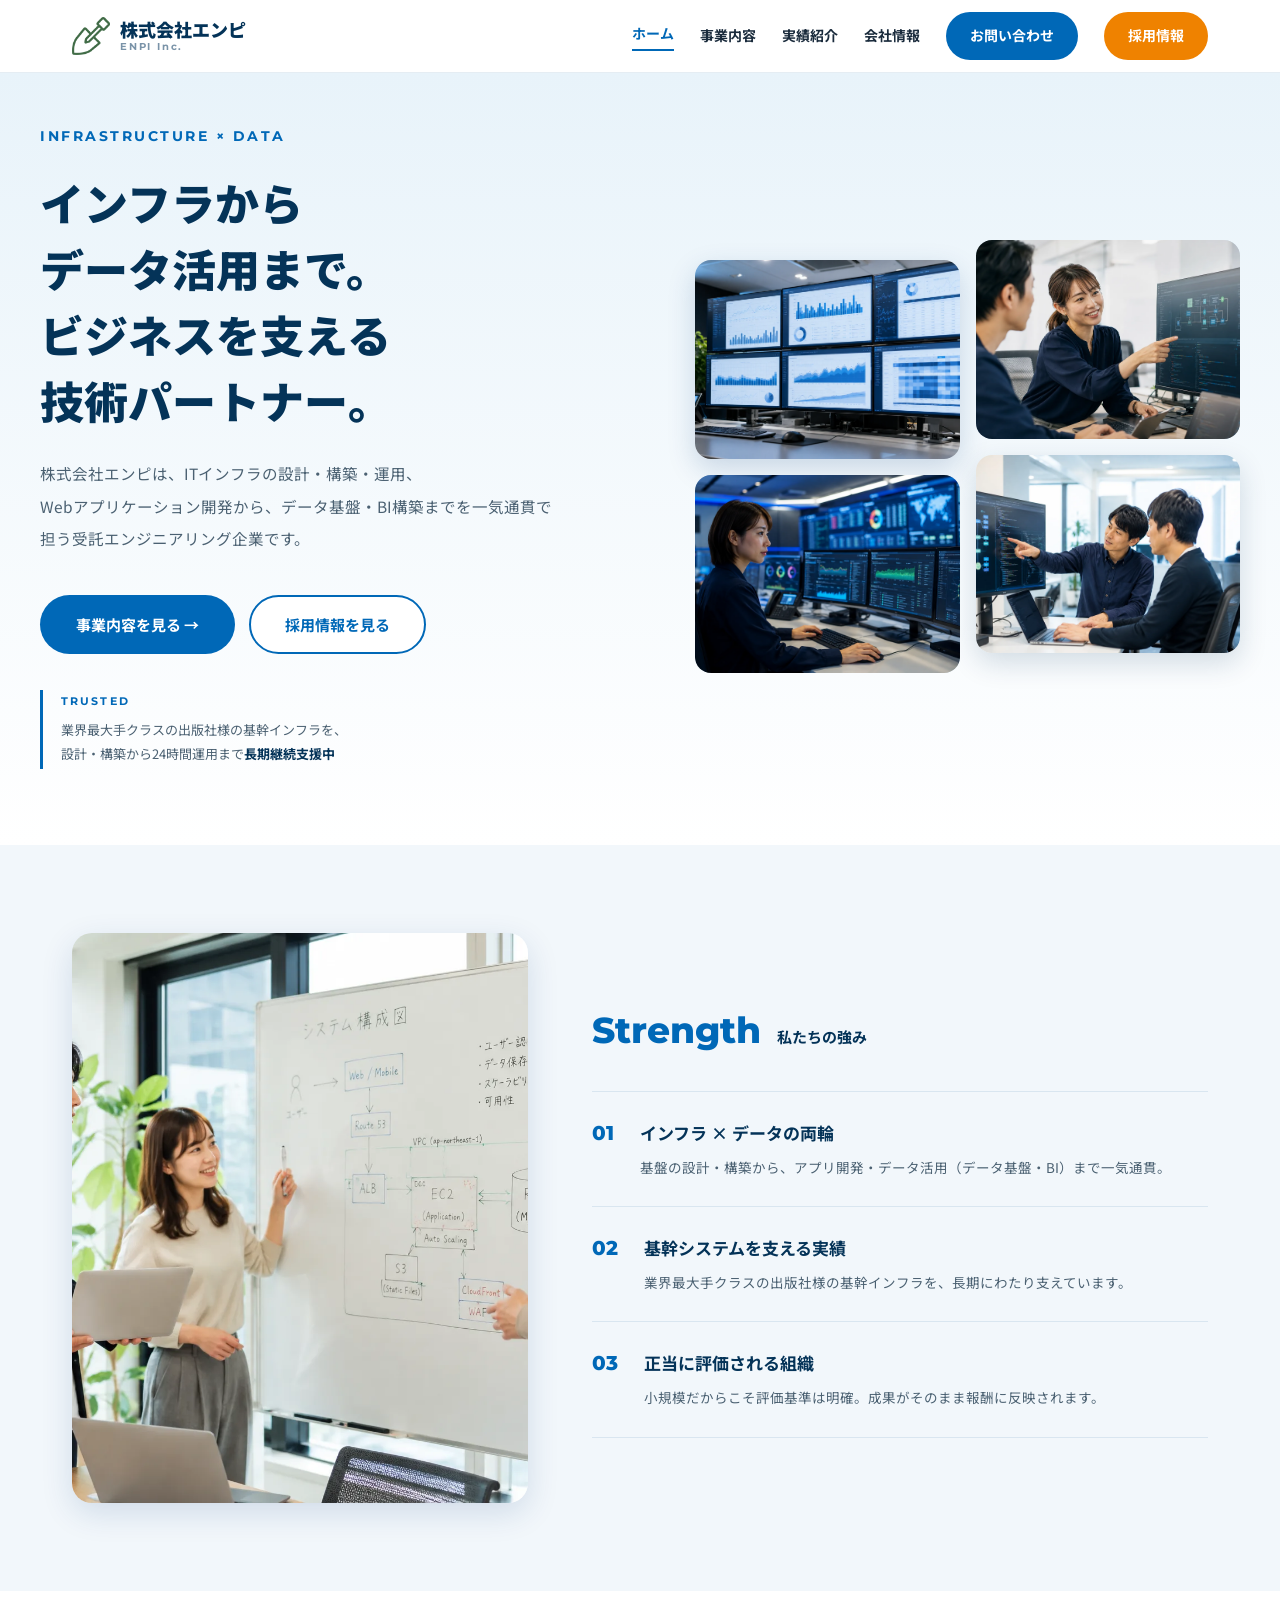
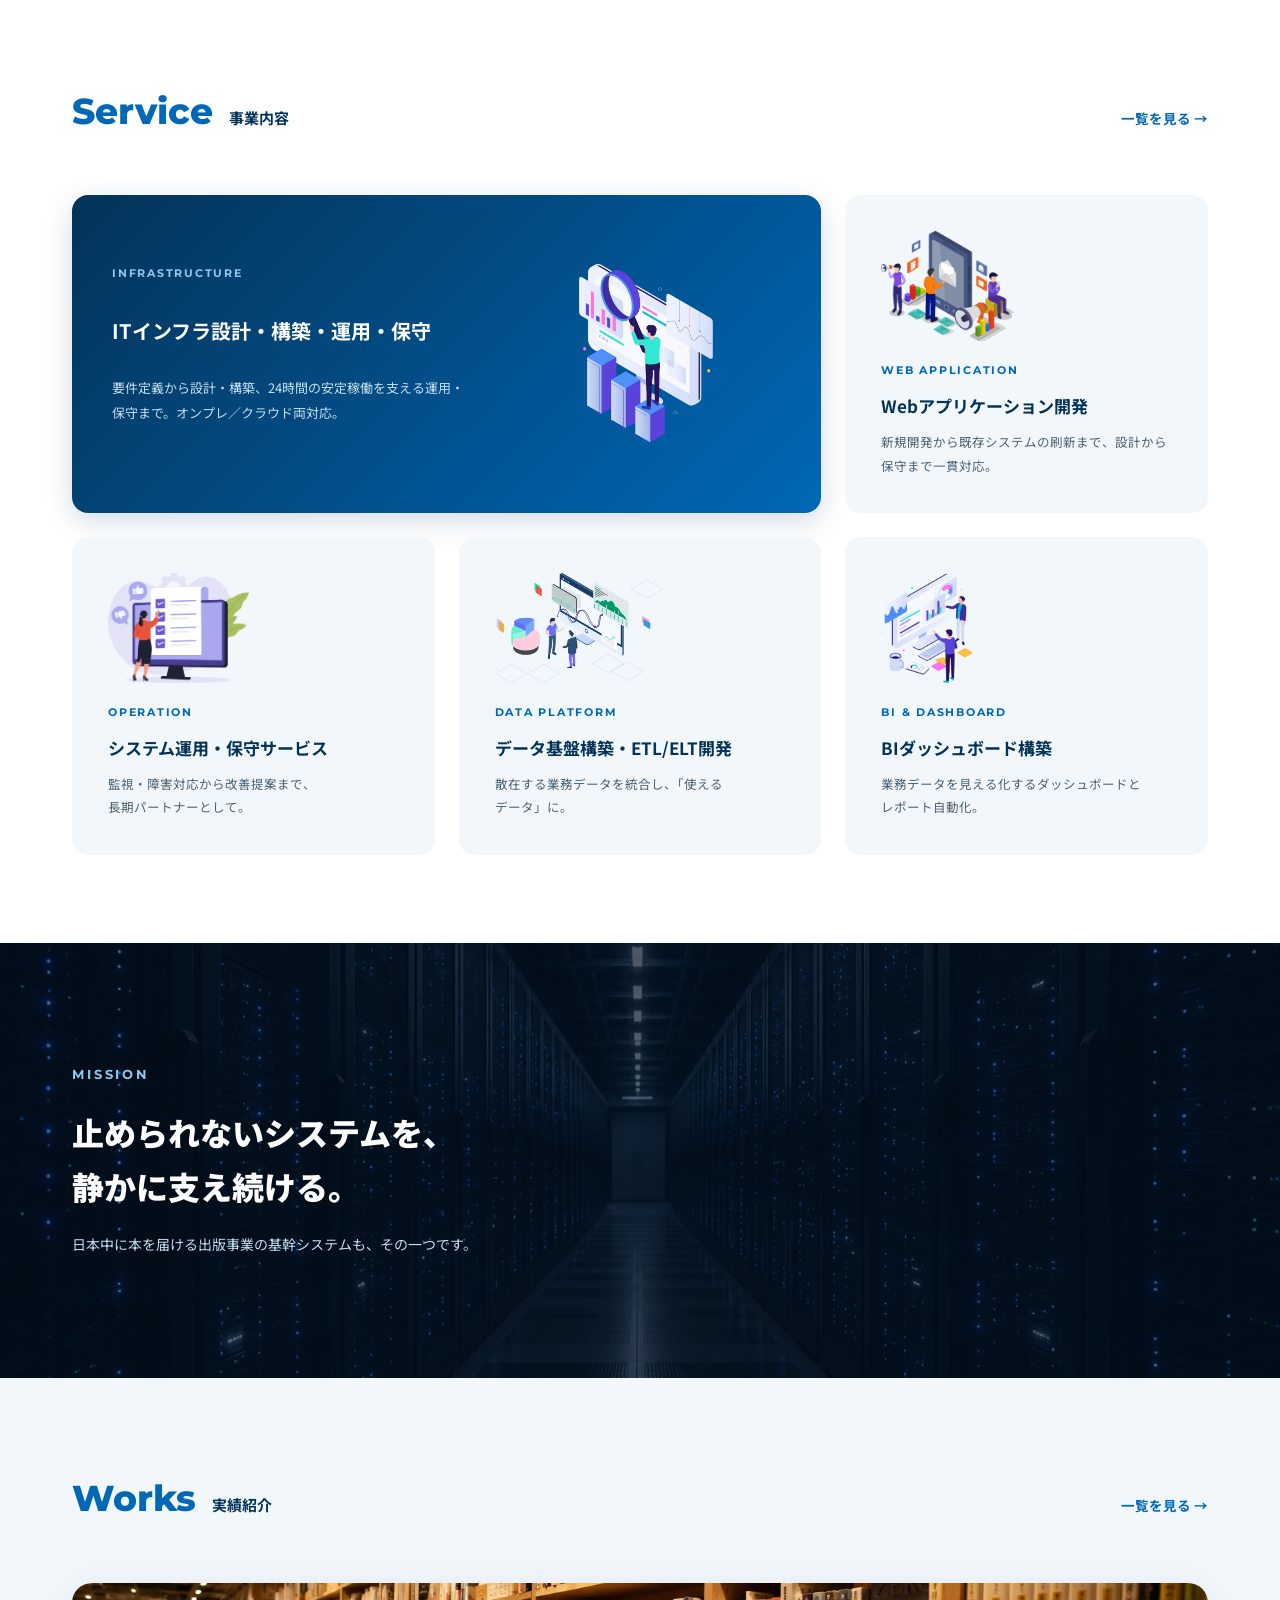
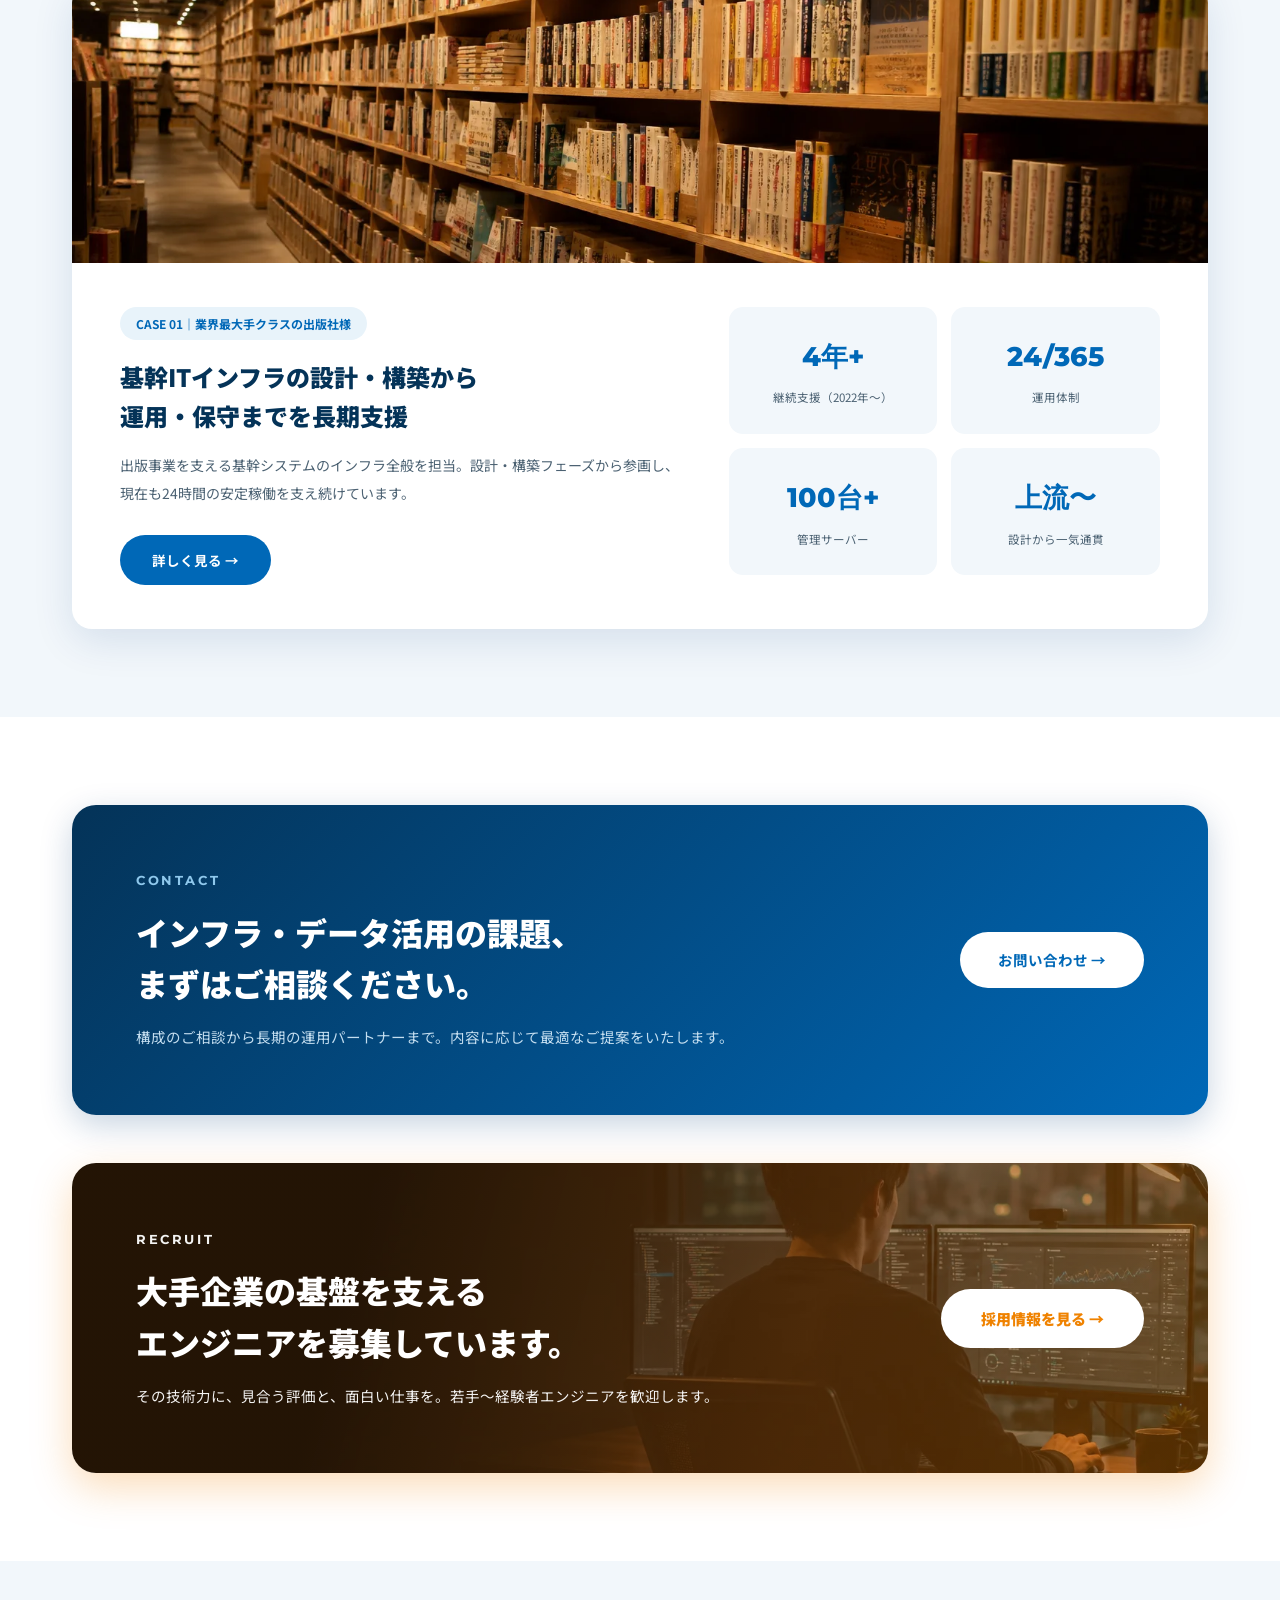
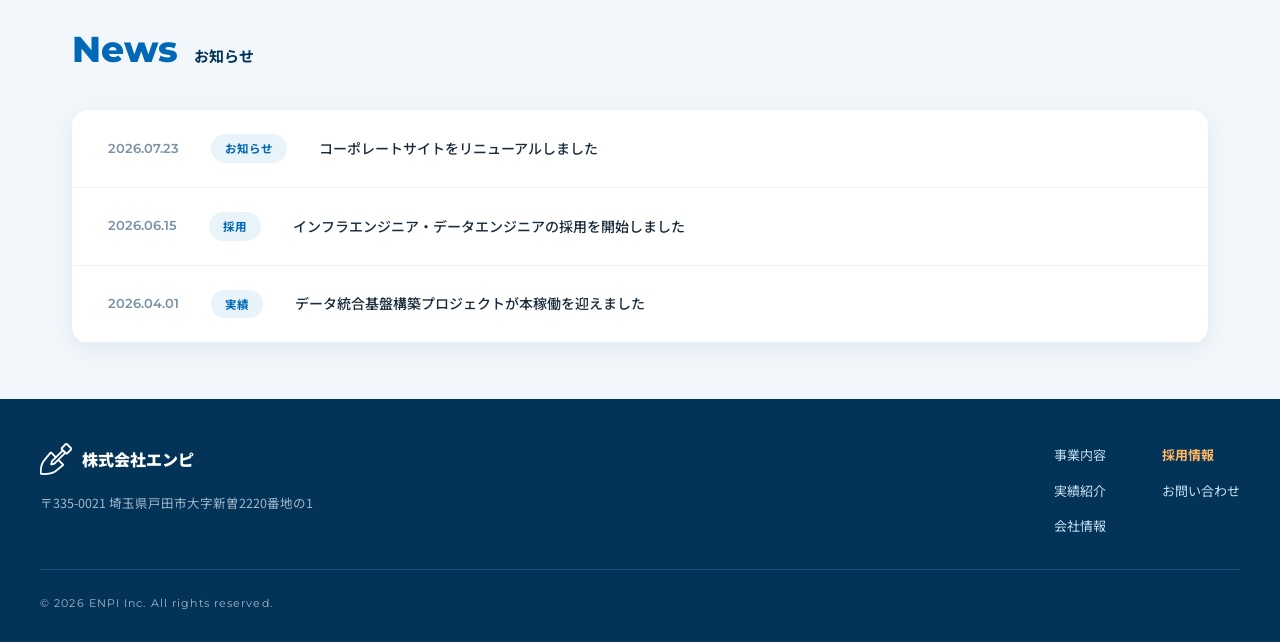
<file: index.html>
<!DOCTYPE html>
<html lang="ja">
<head>
<meta charset="UTF-8">
<meta name="viewport" content="width=device-width, initial-scale=1">
<title>株式会社エンピ｜インフラからデータ活用まで。ビジネスを支える技術パートナー</title>
<meta name="description" content="株式会社エンピは、ITインフラの設計・構築・運用、Webアプリケーション開発から、データ基盤・BI構築までを一気通貫で担う受託エンジニアリング企業です。">
<link rel="preconnect" href="https://fonts.googleapis.com"><link rel="preconnect" href="https://fonts.gstatic.com" crossorigin>
<link href="https://fonts.googleapis.com/css2?family=Noto+Sans+JP:wght@400;500;700;900&family=Montserrat:wght@600;700;800&display=swap" rel="stylesheet">
<link rel="icon" type="image/png" href="asset/logo.png">
<link rel="stylesheet" href="css/style.css">
</head>
<body>

<header class="site-header">
  <div class="container inner">
    <a class="brand" href="index.html">
      <span class="brand-mark"><img src="asset/logo.png" alt="株式会社エンピ ロゴ"></span>
      <span class="brand-name"><b>株式会社エンピ</b><small>ENPI Inc.</small></span>
    </a>
    <button class="nav-toggle" aria-label="メニュー"><svg viewBox="0 0 24 24" width="26" height="26" fill="none" stroke="currentColor" stroke-width="2" stroke-linecap="round"><path d="M4 7h16M4 12h16M4 17h16"/></svg></button>
    <nav class="gnav">
      <a class="is-current" href="index.html">ホーム</a>
      <a href="services.html">事業内容</a>
      <a href="works.html">実績紹介</a>
      <a href="company.html">会社情報</a>
      <a class="btn btn-blue" href="contact.html">お問い合わせ</a>
      <a class="btn btn-orange" href="recruit.html">採用情報</a>
    </nav>
  </div>
</header>

<section class="hero">
  <div class="container inner">
    <div>
      <p class="kicker">INFRASTRUCTURE × DATA</p>
      <h1><span class="kw">インフラ</span>から<span class="kw">データ</span>活用まで。<br><span class="kw">ビジネス</span>を支える<br>技術<span class="kw">パートナー</span>。</h1>
      <p class="lead">株式会社エンピは、ITインフラの設計・構築・運用、Webアプリケーション開発から、データ基盤・BI構築までを一気通貫で担う受託エンジニアリング企業です。</p>
      <div class="cta">
        <a class="btn btn-blue btn-lg" href="services.html">事業内容を見る →</a>
        <a class="btn btn-outline" href="recruit.html">採用情報を見る</a>
      </div>
      <div class="hero-proof">
        <p class="l">TRUSTED</p>
        <p>業界最大手クラスの出版社様の基幹インフラを、<br>設計・構築から24時間運用まで<b>長期継続支援中</b></p>
      </div>
    </div>
    <div class="hero-photos">
      <div class="ph ph-blue"><img src="asset/hero-bi.webp" alt="複数モニターに表示されたBIダッシュボードとデータ分析画面"></div>
      <div class="ph ph-sky"><img src="asset/hero-2.webp" alt="モニターを指しながら議論するエンジニア"></div>
      <div class="ph ph-sky"><img src="asset/hero-3.webp" alt="複数モニターで監視ダッシュボードを操作するエンジニア"></div>
      <div class="ph ph-navy"><img src="asset/hero-4.webp" alt="画面を前に打ち合わせをするエンジニアチーム"></div>
    </div>
  </div>
</section>

<section class="sec sec-alt">
  <div class="container">
    <div class="strength-grid">
      <figure class="strength-photo reveal"><img src="asset/team-whiteboard.webp" alt="ホワイトボードの前でシステム構成を議論するエンジニアチーム"></figure>
      <div>
        <div class="sec-head"><span class="en">Strength</span><span class="ja">私たちの強み</span></div>
        <div class="strength-list">
          <div class="item reveal">
            <span class="n">01</span>
            <div><h3>インフラ × データの両輪</h3><p>基盤の設計・構築から、アプリ開発・データ活用（データ基盤・BI）まで一気通貫。</p></div>
          </div>
          <div class="item reveal">
            <span class="n">02</span>
            <div><h3>基幹システムを支える実績</h3><p>業界最大手クラスの出版社様の基幹インフラを、長期にわたり支えています。</p></div>
          </div>
          <div class="item reveal">
            <span class="n">03</span>
            <div><h3>正当に評価される組織</h3><p>小規模だからこそ評価基準は明確。成果がそのまま報酬に反映されます。</p></div>
          </div>
        </div>
      </div>
    </div>
  </div>
</section>

<section class="sec">
  <div class="container">
    <div class="sec-head-row">
      <div class="sec-head"><span class="en">Service</span><span class="ja">事業内容</span></div>
      <a class="more-link" href="services.html">一覧を見る →</a>
    </div>
    <div class="svc-tiles">
      <a class="svc-tile is-primary reveal" href="services.html#infra">
        <img class="tile-illust" src="asset/svc-infra.webp" alt="">
        <p class="en">INFRASTRUCTURE</p>
        <p class="ttl">ITインフラ設計・構築・運用・保守</p>
        <p class="desc">要件定義から設計・構築、24時間の安定稼働を支える運用・保守まで。オンプレ／クラウド両対応。</p>
      </a>
      <a class="svc-tile reveal" href="services.html#web">
        <img class="tile-illust" src="asset/svc-web.webp" alt="">
        <p class="en">WEB APPLICATION</p>
        <p class="ttl">Webアプリケーション開発</p>
        <p class="desc">新規開発から既存システムの刷新まで、設計から保守まで一貫対応。</p>
      </a>
      <a class="svc-tile reveal" href="services.html#operation">
        <img class="tile-illust" src="asset/svc-op.webp" alt="">
        <p class="en">OPERATION</p>
        <p class="ttl">システム運用・保守サービス</p>
        <p class="desc">監視・障害対応から改善提案まで、長期パートナーとして。</p>
      </a>
      <a class="svc-tile reveal" href="services.html#data">
        <img class="tile-illust" src="asset/svc-data.webp" alt="">
        <p class="en">DATA PLATFORM</p>
        <p class="ttl">データ基盤構築・ETL/ELT開発</p>
        <p class="desc">散在する業務データを統合し、「使えるデータ」に。</p>
      </a>
      <a class="svc-tile reveal" href="services.html#bi">
        <img class="tile-illust" src="asset/svc-bi.webp" alt="">
        <p class="en">BI &amp; DASHBOARD</p>
        <p class="ttl">BIダッシュボード構築</p>
        <p class="desc">業務データを見える化するダッシュボードとレポート自動化。</p>
      </a>
    </div>
  </div>
</section>

<section class="img-band" style="background-image:linear-gradient(rgba(3,20,38,.6),rgba(3,20,38,.6)),url(asset/band-datacenter.webp)">
  <div class="container">
    <p class="en">MISSION</p>
    <h2>止められない<span class="kw">システム</span>を、<br>静かに支え続ける。</h2>
    <p class="sub">日本中に本を届ける出版事業の基幹システムも、その一つです。</p>
  </div>
</section>

<section class="sec sec-alt">
  <div class="container">
    <div class="sec-head-row">
      <div class="sec-head"><span class="en">Works</span><span class="ja">実績紹介</span></div>
      <a class="more-link" href="works.html">一覧を見る →</a>
    </div>
    <div class="case-hero reveal" style="border-radius:20px">
      <div class="case-media"><img src="asset/works-publisher.webp" alt="書籍が並ぶ出版倉庫の棚"></div>
      <div class="body case-index-body">
        <div>
          <span class="pill" style="margin-bottom:18px">CASE 01｜業界最大手クラスの出版社様</span>
          <h3 style="font-size:24px;font-weight:900;color:var(--navy);line-height:1.6;margin:0 0 16px"><span class="kw">基幹ITインフラの</span><span class="kw">設計・構築から</span><br><span class="kw">運用・保守までを</span><span class="kw">長期支援</span></h3>
          <p style="font-size:14px;line-height:2;color:var(--gray);margin-bottom:28px">出版事業を支える基幹システムのインフラ全般を担当。設計・構築フェーズから参画し、現在も24時間の安定稼働を支え続けています。</p>
          <a class="btn btn-blue" href="works.html" style="padding:13px 32px">詳しく見る →</a>
        </div>
        <div class="mini-stats">
          <div><p class="v">4年+</p><p class="l">継続支援（2022年〜）</p></div>
          <div><p class="v">24/365</p><p class="l">運用体制</p></div>
          <div><p class="v">100台+</p><p class="l">管理サーバー</p></div>
          <div><p class="v">上流〜</p><p class="l">設計から一気通貫</p></div>
        </div>
      </div>
    </div>
  </div>
</section>

<section class="sec" style="padding-bottom:24px">
  <div class="container">
    <div class="cta-blue eq-h" style="border-radius:24px;padding:64px;display:flex;align-items:center;justify-content:space-between;gap:48px">
      <div>
        <p style="font-family:var(--en);font-size:13px;letter-spacing:.2em;font-weight:700;color:#8FC8EC;margin-bottom:14px">CONTACT</p>
        <h3 style="font-size:32px;font-weight:900;line-height:1.6;margin-bottom:14px"><span class="kw">インフラ</span>・<span class="kw">データ</span>活用の課題、<br>まずはご相談ください。</h3>
        <p style="font-size:14.5px;color:#C4DEF0;line-height:1.9">構成のご相談から長期の運用パートナーまで。内容に応じて最適なご提案をいたします。</p>
      </div>
      <a class="btn btn-white" href="contact.html" style="flex-shrink:0">お問い合わせ →</a>
    </div>
  </div>
</section>

<section class="sec" style="padding-top:24px">
  <div class="container">
    <div class="recruit-banner reveal eq-h" style="background:linear-gradient(105deg,rgba(38,21,4,.9) 25%,rgba(122,64,8,.6) 65%,rgba(239,130,0,.35)),url(asset/office-evening.webp) center/cover no-repeat">
      <div style="position:relative">
        <p class="kicker">RECRUIT</p>
        <h2>大手企業の基盤を支える<br><span class="kw">エンジニア</span>を募集しています。</h2>
        <p>その技術力に、見合う評価と、面白い仕事を。若手〜経験者エンジニアを歓迎します。</p>
      </div>
      <a class="btn btn-white-orange" href="recruit.html" style="position:relative;flex-shrink:0">採用情報を見る →</a>
    </div>
  </div>
</section>

<section class="sec sec-alt news-sec" style="padding:56px 0">
  <div class="container">
    <div class="sec-head" style="margin-bottom:28px"><span class="en">News</span><span class="ja">お知らせ</span></div>
    <div class="news-list reveal">
      <div class="row"><span class="date">2026.07.23</span><span class="cat">お知らせ</span><span class="ttl">コーポレートサイトをリニューアルしました</span></div>
      <div class="row"><span class="date">2026.06.15</span><span class="cat">採用</span><span class="ttl">インフラエンジニア・データエンジニアの採用を開始しました</span></div>
      <div class="row"><span class="date">2026.04.01</span><span class="cat">実績</span><span class="ttl">データ統合基盤構築プロジェクトが本稼働を迎えました</span></div>
    </div>
  </div>
</section>

<footer class="site-footer">
  <div class="container inner">
    <div class="top">
      <div>
        <a class="brand" href="index.html">
          <span class="brand-mark" style="width:32px;height:32px"><img src="asset/logo-white.png" alt=""></span>
          <span class="brand-name"><b style="font-size:16px">株式会社エンピ</b></span>
        </a>
        <p class="addr">〒335-0021 埼玉県戸田市大字新曽2220番地の1</p>
      </div>
      <nav class="fnav">
        <div class="col">
          <a href="services.html">事業内容</a>
          <a href="works.html">実績紹介</a>
          <a href="company.html">会社情報</a>
        </div>
        <div class="col">
          <a class="recruit" href="recruit.html">採用情報</a>
          <a href="contact.html">お問い合わせ</a>
        </div>
      </nav>
    </div>
    <p class="copyright">© 2026 ENPI Inc. All rights reserved.</p>
  </div>
</footer>

<script src="js/main.js"></script>
</body>
</html>
</file>
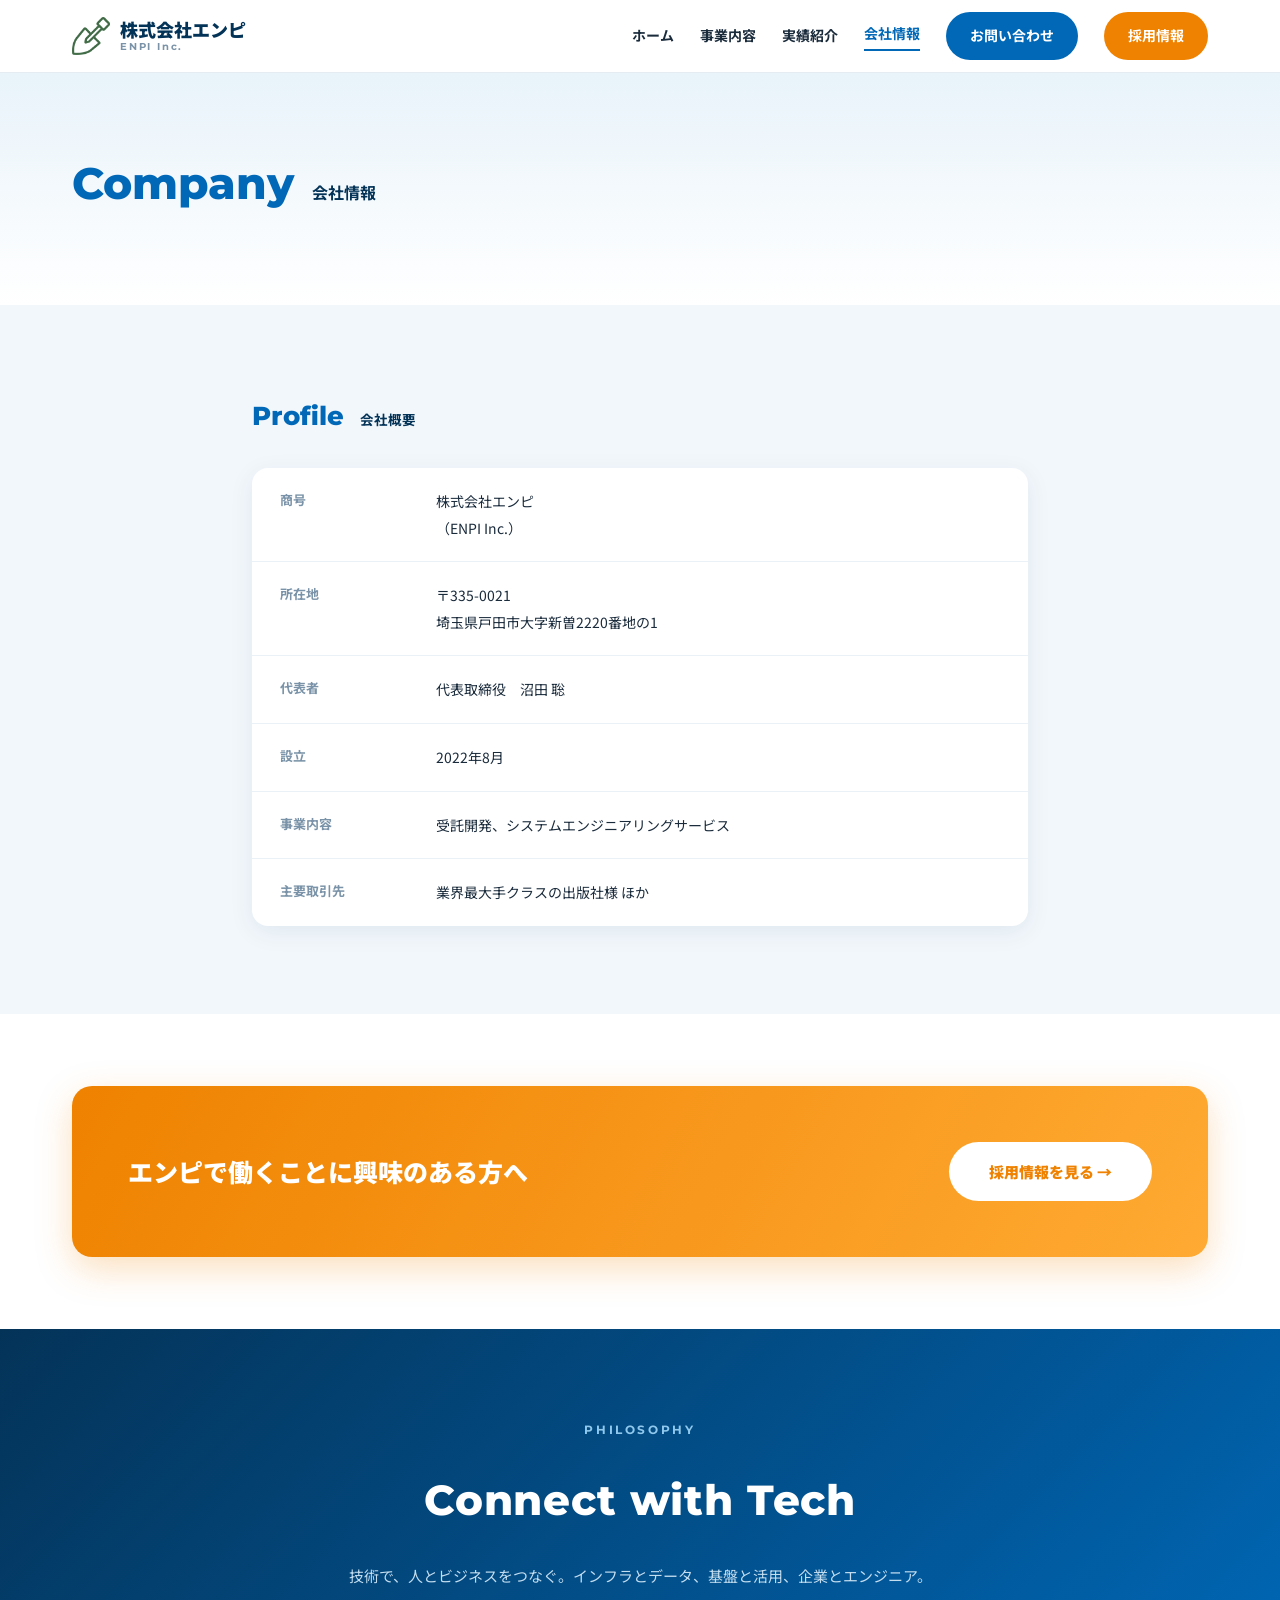
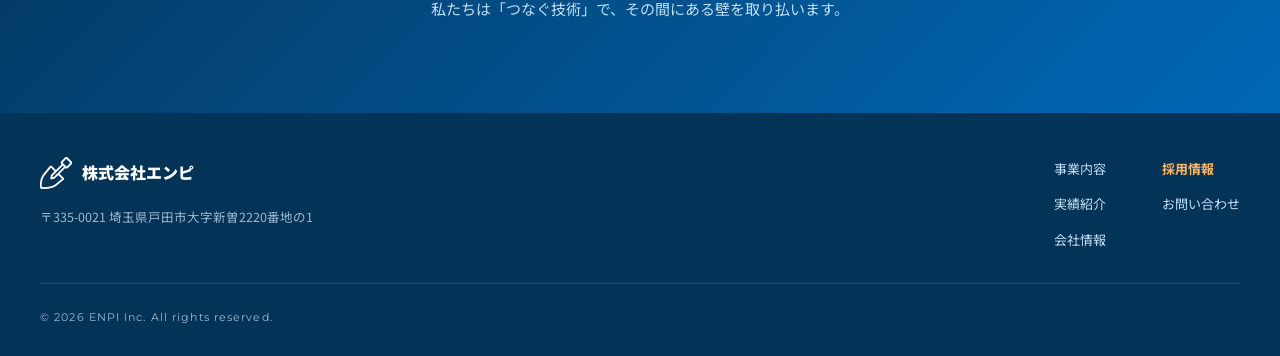
<file: company.html>
<!DOCTYPE html>
<html lang="ja">
<head>
<meta charset="UTF-8">
<meta name="viewport" content="width=device-width, initial-scale=1">
<title>会社情報｜株式会社エンピ</title>
<meta name="description" content="株式会社エンピの経営理念、会社概要、アクセスのご案内。">
<link rel="preconnect" href="https://fonts.googleapis.com"><link rel="preconnect" href="https://fonts.gstatic.com" crossorigin>
<link href="https://fonts.googleapis.com/css2?family=Noto+Sans+JP:wght@400;500;700;900&family=Montserrat:wght@600;700;800&display=swap" rel="stylesheet">
<link rel="icon" type="image/png" href="asset/logo.png">
<link rel="stylesheet" href="css/style.css">
</head>
<body>

<header class="site-header">
  <div class="container inner">
    <a class="brand" href="index.html">
      <span class="brand-mark"><img src="asset/logo.png" alt="株式会社エンピ ロゴ"></span>
      <span class="brand-name"><b>株式会社エンピ</b><small>ENPI Inc.</small></span>
    </a>
    <button class="nav-toggle" aria-label="メニュー"><svg viewBox="0 0 24 24" width="26" height="26" fill="none" stroke="currentColor" stroke-width="2" stroke-linecap="round"><path d="M4 7h16M4 12h16M4 17h16"/></svg></button>
    <nav class="gnav">
      <a href="index.html">ホーム</a>
      <a href="services.html">事業内容</a>
      <a href="works.html">実績紹介</a>
      <a class="is-current" href="company.html">会社情報</a>
      <a class="btn btn-blue" href="contact.html">お問い合わせ</a>
      <a class="btn btn-orange" href="recruit.html">採用情報</a>
    </nav>
  </div>
</header>

<section class="page-title">
  <div class="container">
    <div class="head"><span class="en">Company</span><span class="ja">会社情報</span></div>
  </div>
</section>


<section class="sec sec-alt">
  <div class="container" style="max-width:840px">
    <div class="reveal">
      <div class="sec-head" style="margin-bottom:28px"><span class="en" style="font-size:26px">Profile</span><span class="ja" style="font-size:13.5px">会社概要</span></div>
      <dl class="def-card" style="margin:0">
        <div class="row"><dt>商号</dt><dd>株式会社エンピ<br><span style="white-space:nowrap">（ENPI Inc.）</span></dd></div>
        <div class="row"><dt>所在地</dt><dd>〒335-0021<br>埼玉県戸田市大字新曽<span style="white-space:nowrap">2220番地の1</span></dd></div>
        <div class="row"><dt>代表者</dt><dd>代表取締役　沼田 聡</dd></div>
        <div class="row"><dt>設立</dt><dd>2022年8月</dd></div>
        <div class="row"><dt>事業内容</dt><dd>受託開発、システムエンジニアリングサービス</dd></div>
        <div class="row"><dt>主要取引先</dt><dd>業界最大手クラスの出版社様 ほか</dd></div>
      </dl>
    </div>
  </div>
</section>

<section style="padding:72px 0">
  <div class="container">
    <div class="cta-band cta-orange reveal">
      <h2><span class="kw">エンピ</span>で働くことに興味のある方へ</h2>
      <a class="btn btn-white-orange" href="recruit.html" style="flex-shrink:0">採用情報を見る →</a>
    </div>
  </div>
</section>

<section class="philosophy" style="padding:88px 0">
  <div class="container">
    <p class="kicker">PHILOSOPHY</p>
    <h2>Connect with Tech</h2>
    <p>技術で、人とビジネスをつなぐ。インフラとデータ、基盤と活用、企業とエンジニア。私たちは「つなぐ技術」で、その間にある壁を取り払います。</p>
  </div>
</section>

<footer class="site-footer">
  <div class="container inner">
    <div class="top">
      <div>
        <a class="brand" href="index.html">
          <span class="brand-mark" style="width:32px;height:32px"><img src="asset/logo-white.png" alt=""></span>
          <span class="brand-name"><b style="font-size:16px">株式会社エンピ</b></span>
        </a>
        <p class="addr">〒335-0021 埼玉県戸田市大字新曽2220番地の1</p>
      </div>
      <nav class="fnav">
        <div class="col">
          <a href="services.html">事業内容</a>
          <a href="works.html">実績紹介</a>
          <a href="company.html">会社情報</a>
        </div>
        <div class="col">
          <a class="recruit" href="recruit.html">採用情報</a>
          <a href="contact.html">お問い合わせ</a>
        </div>
      </nav>
    </div>
    <p class="copyright">© 2026 ENPI Inc. All rights reserved.</p>
  </div>
</footer>

<script src="js/main.js"></script>
</body>
</html>
</file>
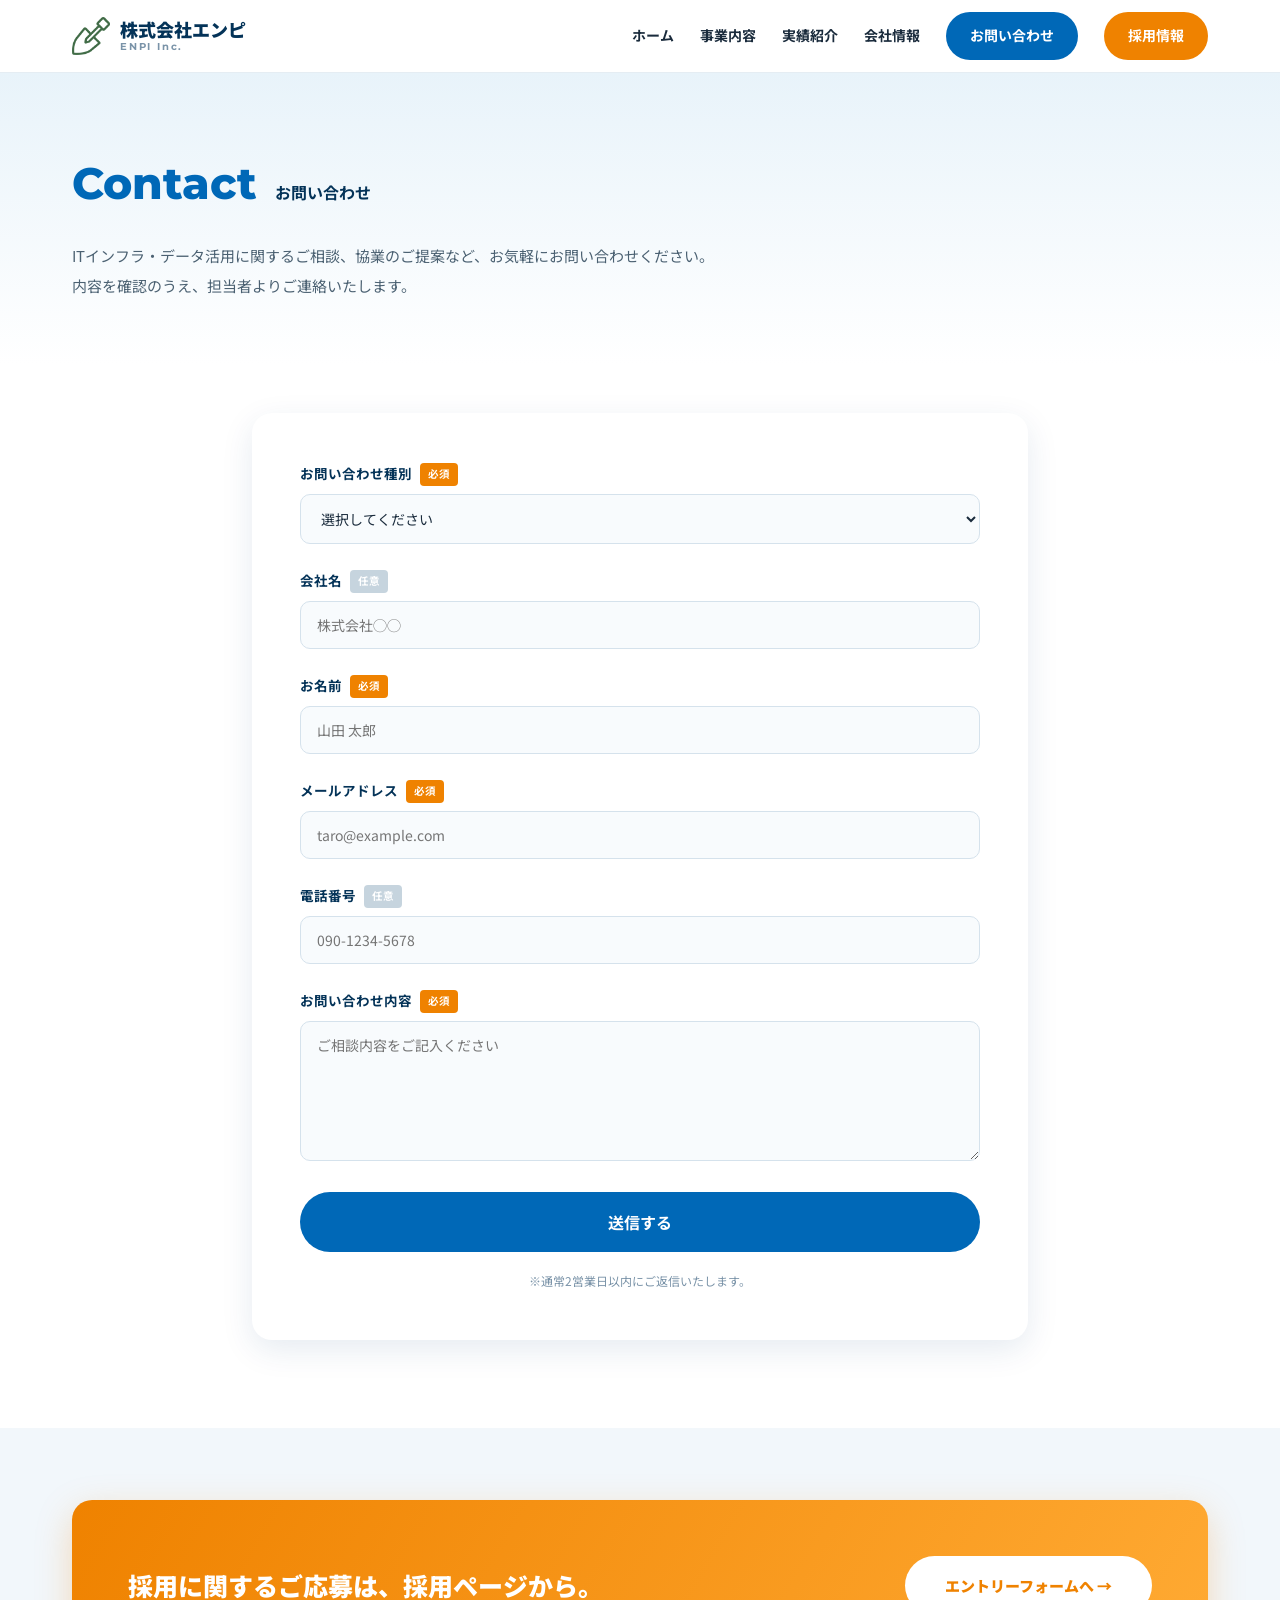
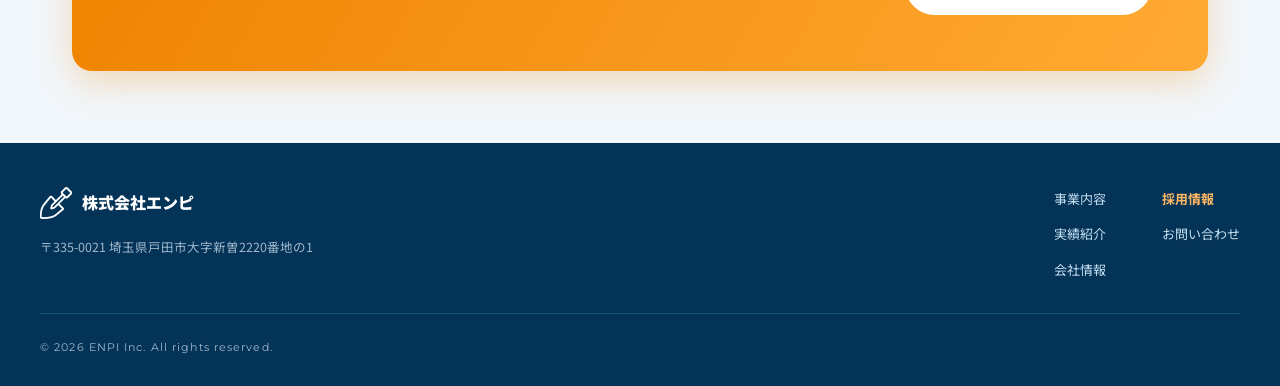
<file: contact.html>
<!DOCTYPE html>
<html lang="ja">
<head>
<meta charset="UTF-8">
<meta name="viewport" content="width=device-width, initial-scale=1">
<title>お問い合わせ｜株式会社エンピ</title>
<meta name="description" content="ITインフラ・データ活用に関するご相談、採用に関するお問い合わせはこちらから。">
<link rel="preconnect" href="https://fonts.googleapis.com"><link rel="preconnect" href="https://fonts.gstatic.com" crossorigin>
<link href="https://fonts.googleapis.com/css2?family=Noto+Sans+JP:wght@400;500;700;900&family=Montserrat:wght@600;700;800&display=swap" rel="stylesheet">
<link rel="icon" type="image/png" href="asset/logo.png">
<link rel="stylesheet" href="css/style.css">
</head>
<body>

<header class="site-header">
  <div class="container inner">
    <a class="brand" href="index.html">
      <span class="brand-mark"><img src="asset/logo.png" alt="株式会社エンピ ロゴ"></span>
      <span class="brand-name"><b>株式会社エンピ</b><small>ENPI Inc.</small></span>
    </a>
    <button class="nav-toggle" aria-label="メニュー"><svg viewBox="0 0 24 24" width="26" height="26" fill="none" stroke="currentColor" stroke-width="2" stroke-linecap="round"><path d="M4 7h16M4 12h16M4 17h16"/></svg></button>
    <nav class="gnav">
      <a href="index.html">ホーム</a>
      <a href="services.html">事業内容</a>
      <a href="works.html">実績紹介</a>
      <a href="company.html">会社情報</a>
      <a class="btn btn-blue" href="contact.html">お問い合わせ</a>
      <a class="btn btn-orange" href="recruit.html">採用情報</a>
    </nav>
  </div>
</header>

<section class="page-title">
  <div class="container">
    <div class="head"><span class="en">Contact</span><span class="ja">お問い合わせ</span></div>
    <p class="lead">ITインフラ・データ活用に関するご相談、協業のご提案など、お気軽にお問い合わせください。内容を確認のうえ、担当者よりご連絡いたします。</p>
  </div>
</section>

<section style="padding:48px 0 88px">
  <div class="container" style="max-width:840px">
    <form class="form-card reveal" action="/api/submit" method="post" data-ajax>
      <input type="hidden" name="formType" value="contact">
      <div class="hp" aria-hidden="true"><label>このフィールドは空のままにしてください<input type="text" name="website" tabindex="-1" autocomplete="off"></label></div>
      <div class="form-msg">お問い合わせを受け付けました。担当者よりご連絡いたします。</div>
      <div class="form-row"><label>お問い合わせ種別<span class="req">必須</span></label>
        <select name="category" required>
          <option value="">選択してください</option>
          <option>ITインフラに関するご相談</option>
          <option>Webアプリケーション開発に関するご相談</option>
          <option>データ基盤・BIに関するご相談</option>
          <option>お見積もりのご依頼</option>
          <option>採用に関するお問い合わせ</option>
          <option>その他</option>
        </select>
      </div>
      <div class="form-row"><label>会社名<span class="opt">任意</span></label><input type="text" name="company" placeholder="株式会社◯◯"></div>
      <div class="form-row"><label>お名前<span class="req">必須</span></label><input type="text" name="name" required placeholder="山田 太郎"></div>
      <div class="form-row"><label>メールアドレス<span class="req">必須</span></label><input type="email" name="email" required placeholder="taro@example.com"></div>
      <div class="form-row"><label>電話番号<span class="opt">任意</span></label><input type="tel" name="tel" placeholder="090-1234-5678"></div>
      <div class="form-row"><label>お問い合わせ内容<span class="req">必須</span></label><textarea name="message" required placeholder="ご相談内容をご記入ください"></textarea></div>
      <button class="btn btn-blue btn-lg" type="submit" style="width:100%;font-size:16px;padding:18px">送信する</button>
      <p class="note" style="margin-top:18px;text-align:center">※通常2営業日以内にご返信いたします。</p>
    </form>
  </div>
</section>

<section class="sec-alt" style="padding:72px 0">
  <div class="container">
    <div class="cta-band cta-orange reveal">
      <h2>採用に関するご応募は、採用<span class="kw">ページ</span>から。</h2>
      <a class="btn btn-white-orange" href="recruit.html#entry" style="flex-shrink:0">エントリーフォームへ →</a>
    </div>
  </div>
</section>

<footer class="site-footer">
  <div class="container inner">
    <div class="top">
      <div>
        <a class="brand" href="index.html">
          <span class="brand-mark" style="width:32px;height:32px"><img src="asset/logo-white.png" alt=""></span>
          <span class="brand-name"><b style="font-size:16px">株式会社エンピ</b></span>
        </a>
        <p class="addr">〒335-0021 埼玉県戸田市大字新曽2220番地の1</p>
      </div>
      <nav class="fnav">
        <div class="col">
          <a href="services.html">事業内容</a>
          <a href="works.html">実績紹介</a>
          <a href="company.html">会社情報</a>
        </div>
        <div class="col">
          <a class="recruit" href="recruit.html">採用情報</a>
          <a href="contact.html">お問い合わせ</a>
        </div>
      </nav>
    </div>
    <p class="copyright">© 2026 ENPI Inc. All rights reserved.</p>
  </div>
</footer>

<script src="js/main.js"></script>
</body>
</html>
</file>
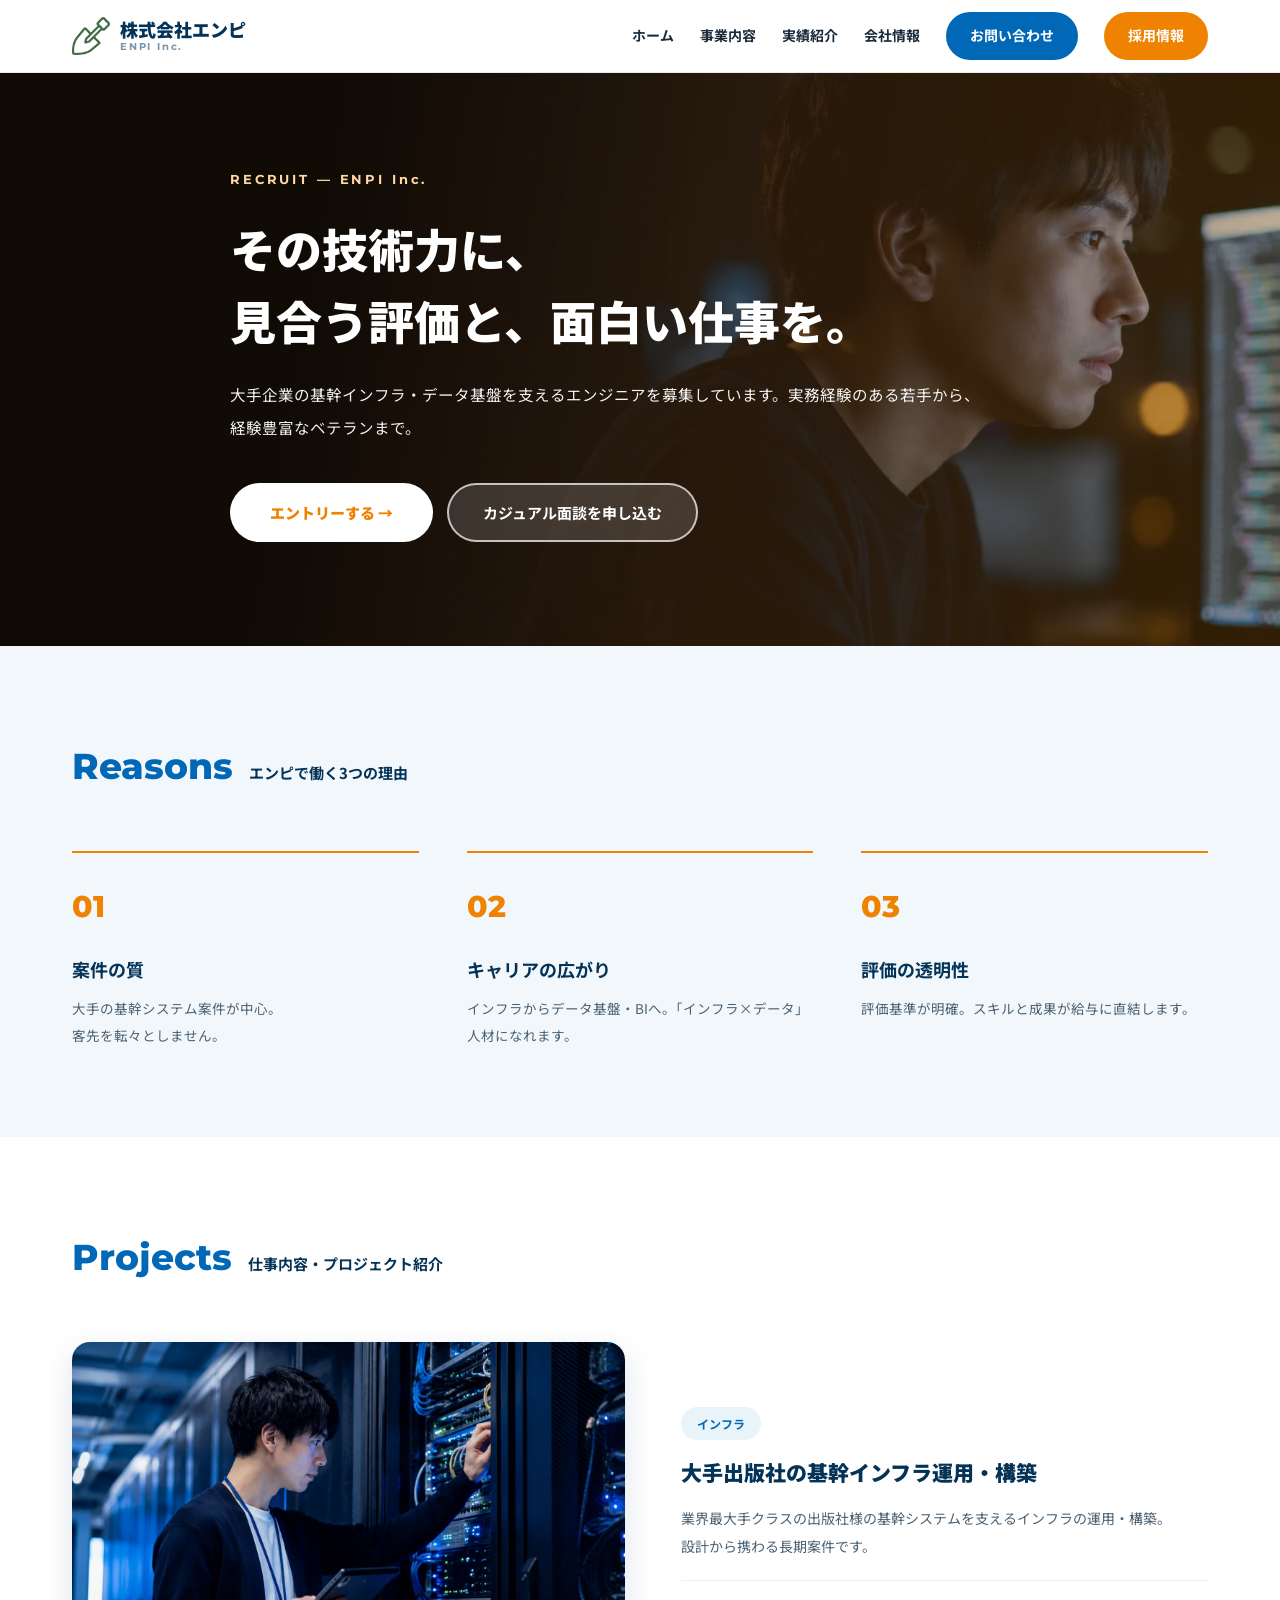
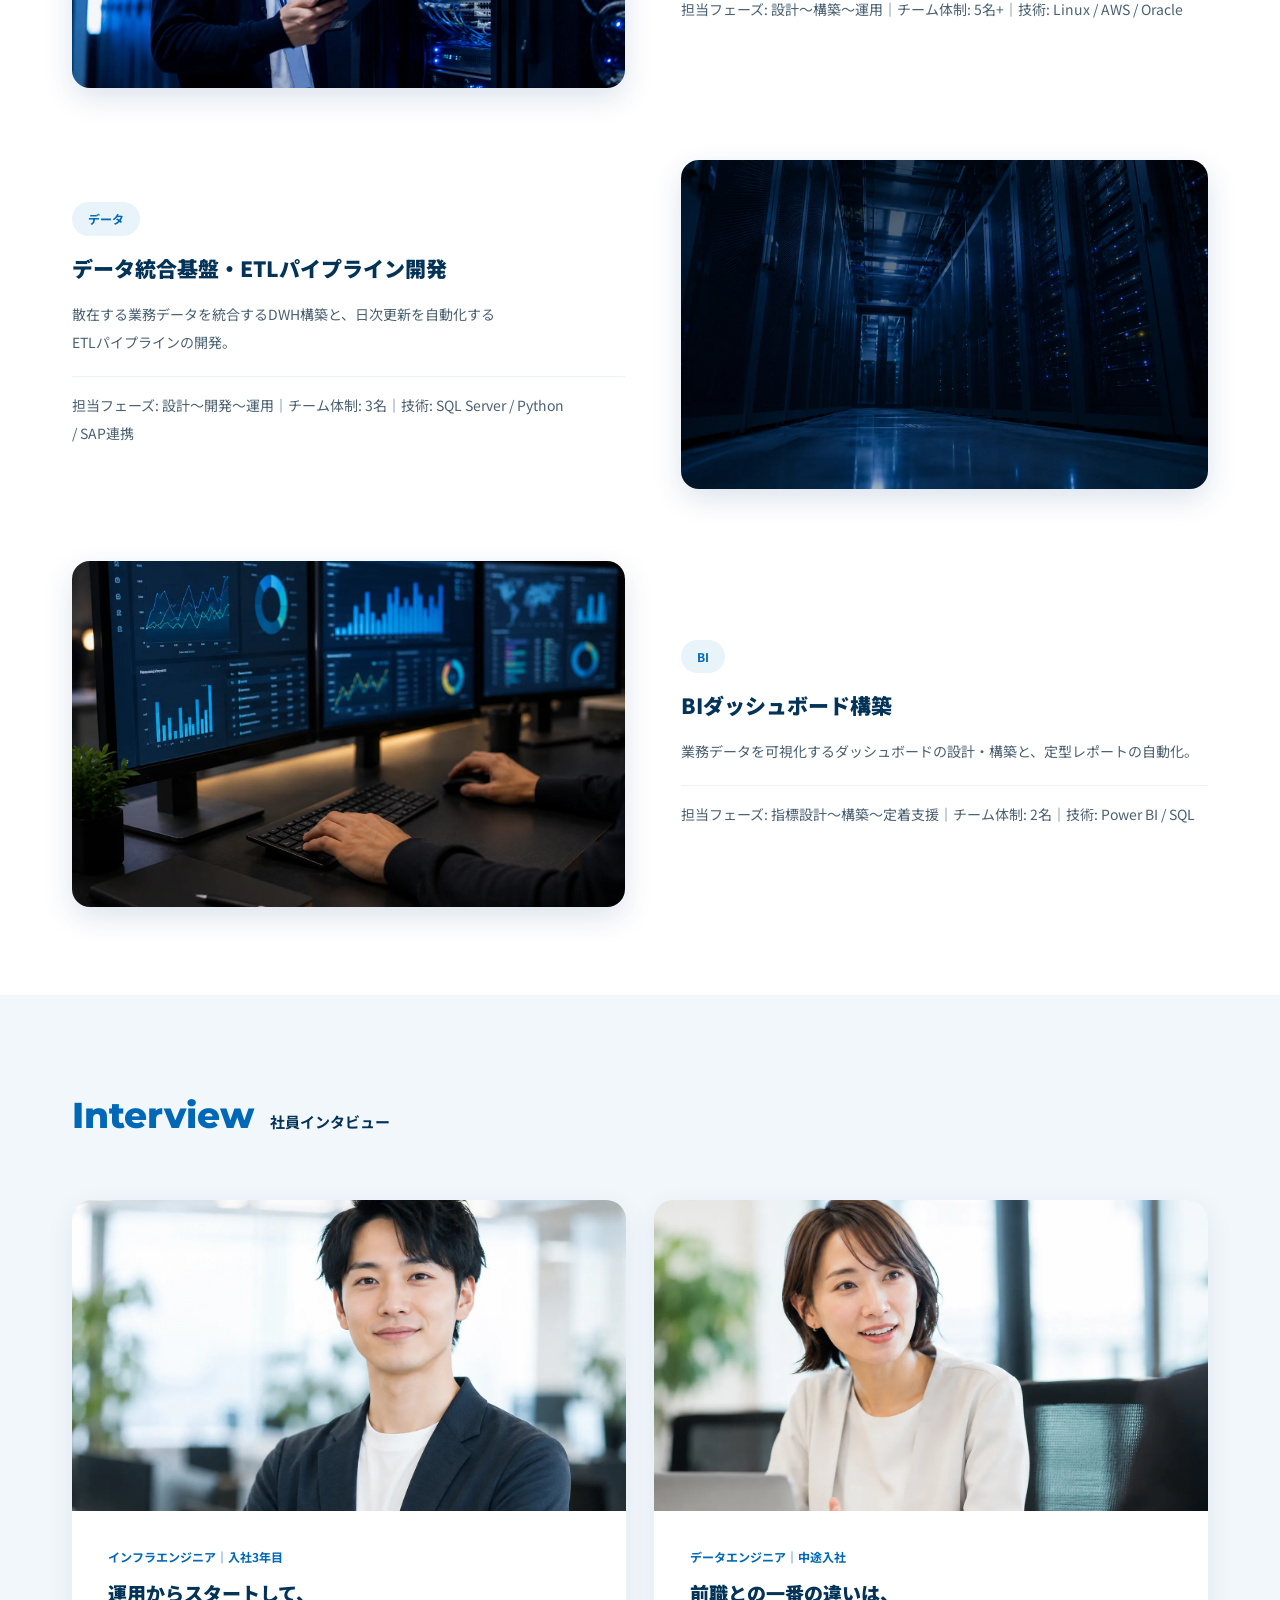
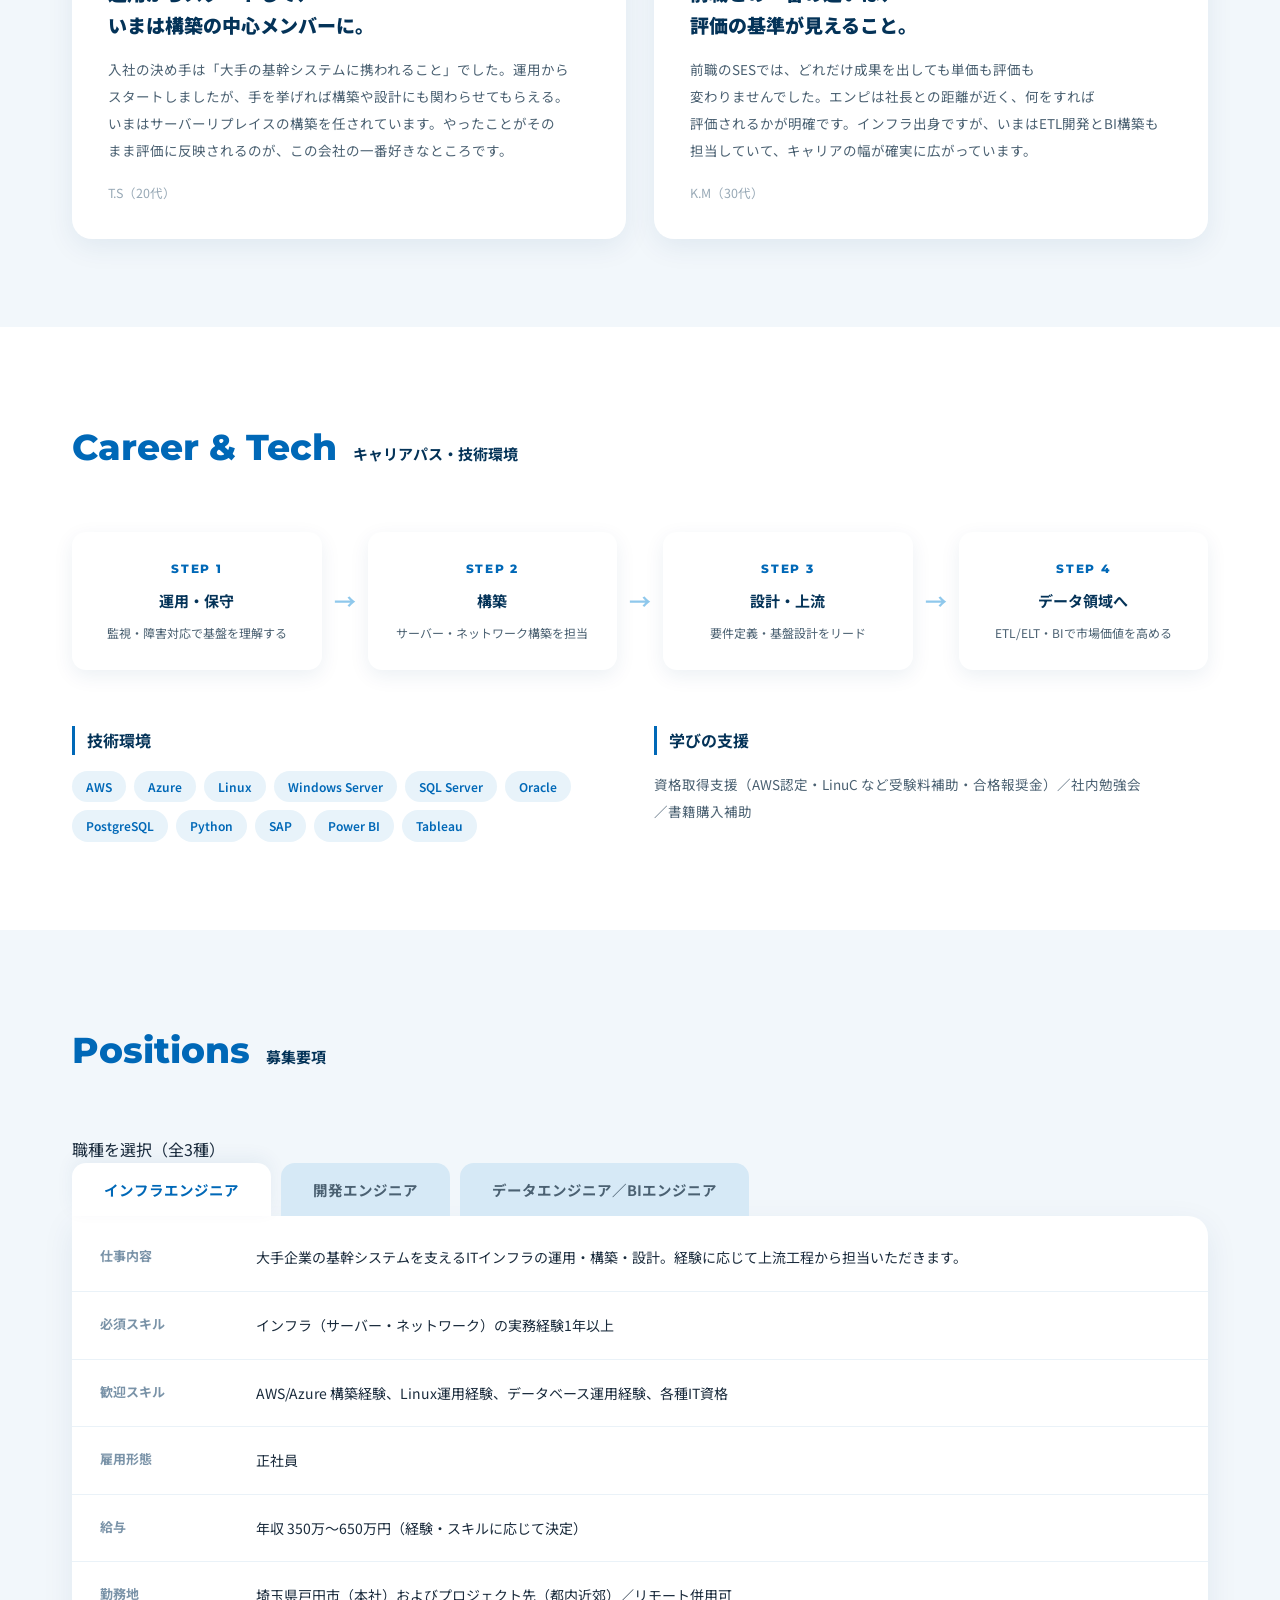
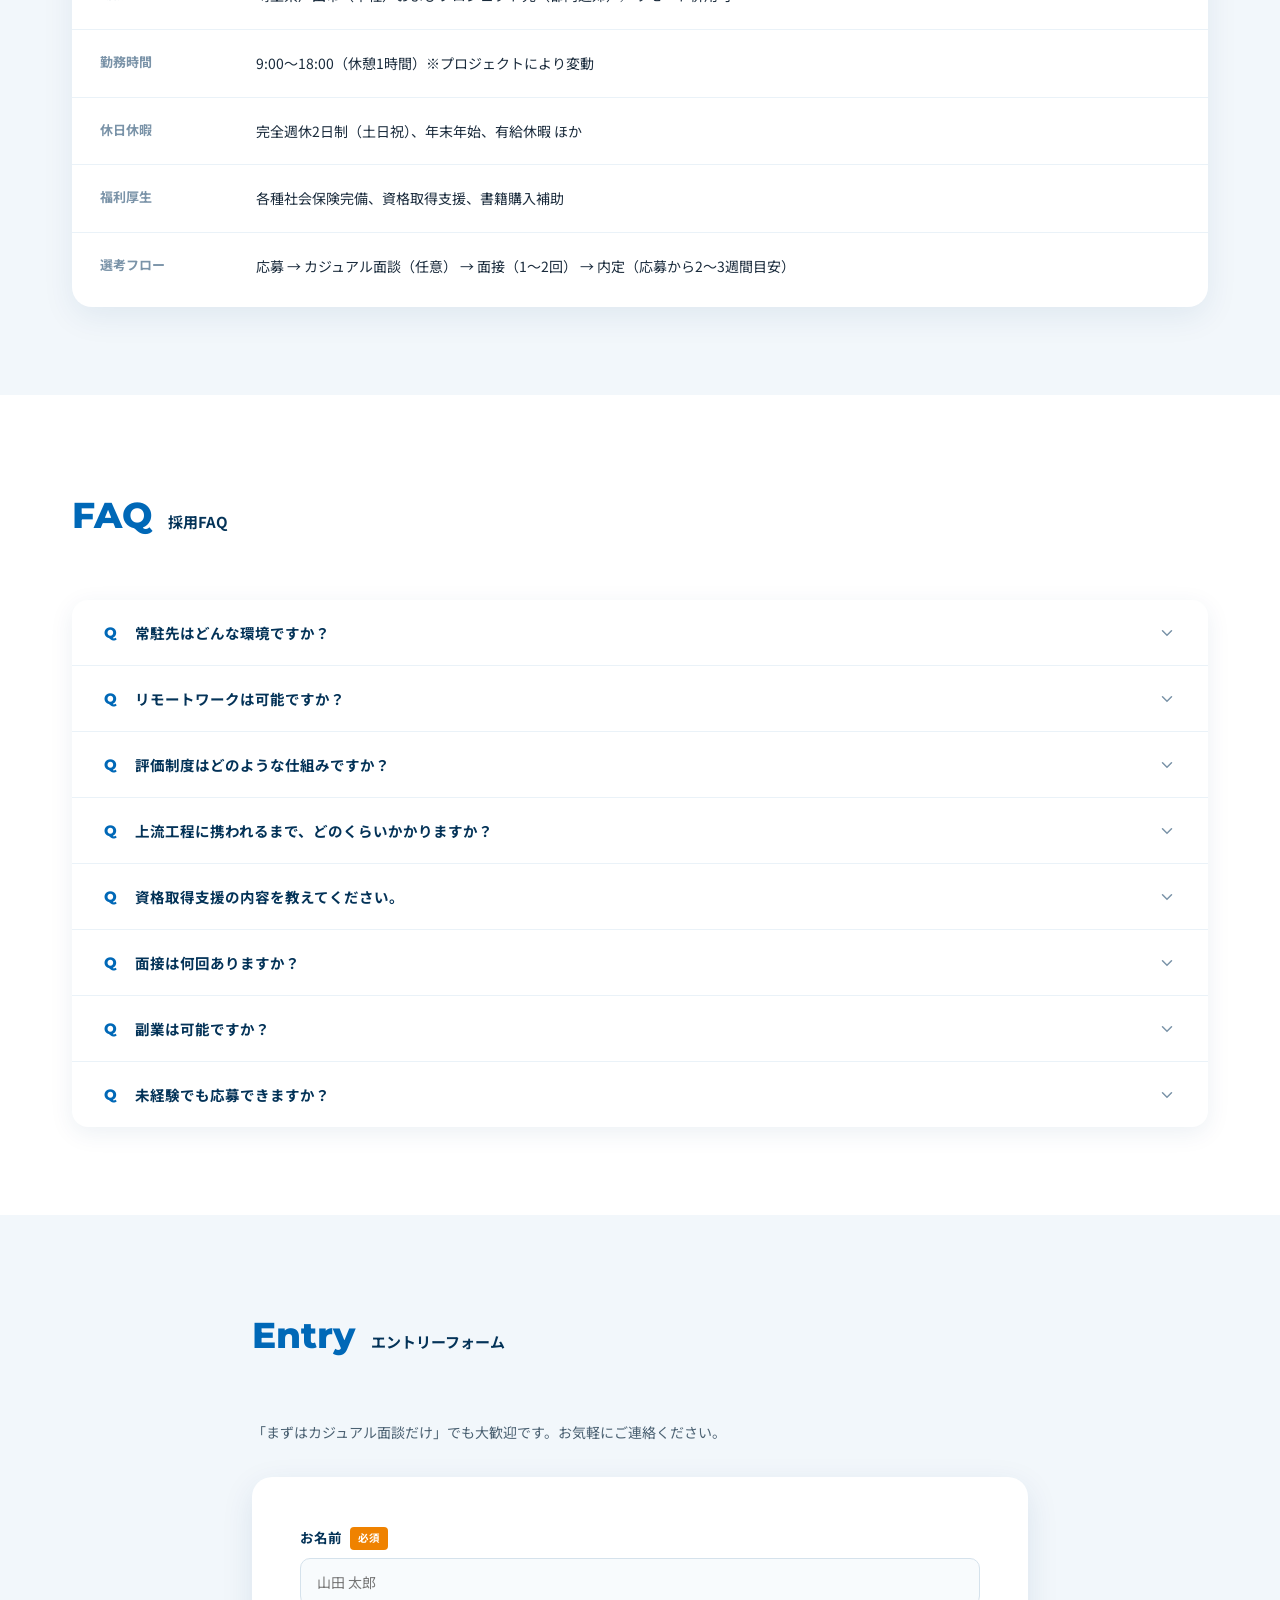
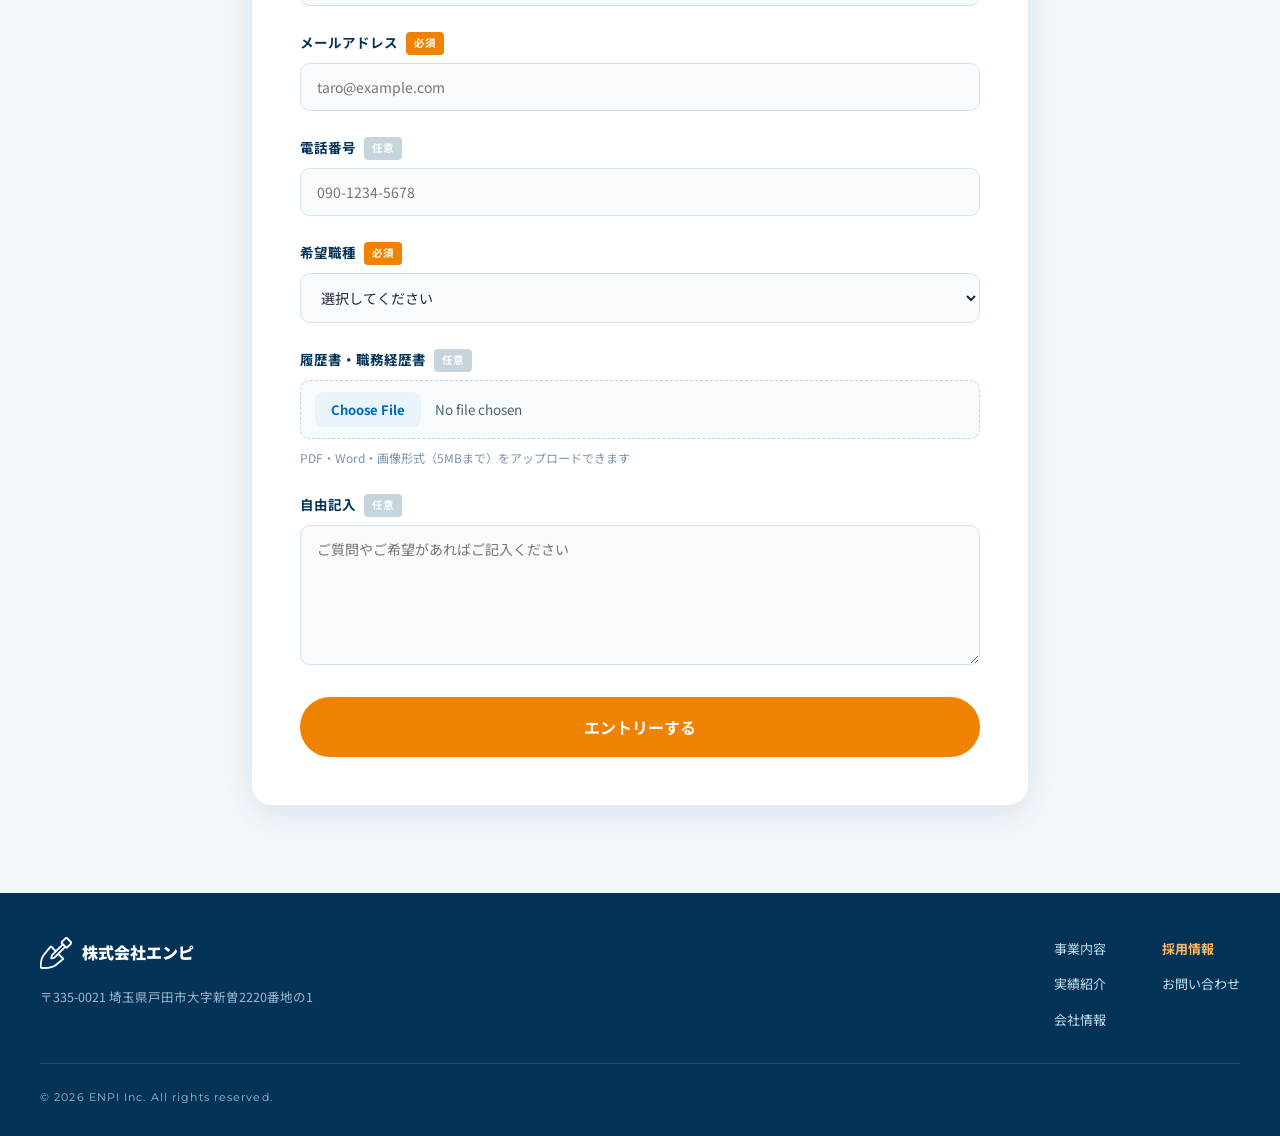
<file: recruit.html>
<!DOCTYPE html>
<html lang="ja">
<head>
<meta charset="UTF-8">
<meta name="viewport" content="width=device-width, initial-scale=1">
<title>採用情報｜株式会社エンピ</title>
<meta name="description" content="その技術力に、見合う評価と、面白い仕事を。大手企業の基幹インフラ・データ基盤を支えるエンジニアを募集しています。">
<link rel="preconnect" href="https://fonts.googleapis.com"><link rel="preconnect" href="https://fonts.gstatic.com" crossorigin>
<link href="https://fonts.googleapis.com/css2?family=Noto+Sans+JP:wght@400;500;700;900&family=Montserrat:wght@600;700;800&display=swap" rel="stylesheet">
<link rel="icon" type="image/png" href="asset/logo.png">
<link rel="stylesheet" href="css/style.css">
</head>
<body>

<header class="site-header">
  <div class="container inner">
    <a class="brand" href="index.html">
      <span class="brand-mark"><img src="asset/logo.png" alt="株式会社エンピ ロゴ"></span>
      <span class="brand-name"><b>株式会社エンピ</b><small>ENPI Inc.</small></span>
    </a>
    <button class="nav-toggle" aria-label="メニュー"><svg viewBox="0 0 24 24" width="26" height="26" fill="none" stroke="currentColor" stroke-width="2" stroke-linecap="round"><path d="M4 7h16M4 12h16M4 17h16"/></svg></button>
    <nav class="gnav">
      <a href="index.html">ホーム</a>
      <a href="services.html">事業内容</a>
      <a href="works.html">実績紹介</a>
      <a href="company.html">会社情報</a>
      <a class="btn btn-blue" href="contact.html">お問い合わせ</a>
      <a class="btn btn-orange" href="recruit.html">採用情報</a>
    </nav>
  </div>
</header>

<section class="r-hero">
  <div class="container inner">
    <p class="kicker">RECRUIT — ENPI Inc.</p>
    <h1>その技術力に、<br>見合う評価と、面白い仕事を。</h1>
    <p class="lead">大手企業の基幹インフラ・データ基盤を支えるエンジニアを募集しています。実務経験のある若手から、経験豊富なベテランまで。</p>
    <div style="display:flex;gap:14px;flex-wrap:wrap">
      <a class="btn btn-white-orange" href="#entry">エントリーする →</a>
      <a class="btn" href="#entry" style="background:rgba(255,255,255,.15);border:2px solid rgba(255,255,255,.7);color:#fff;font-size:15px;padding:14px 34px">カジュアル面談を申し込む</a>
    </div>
  </div>
</section>

<section class="sec sec-alt">
  <div class="container">
    <div class="sec-head"><span class="en">Reasons</span><span class="ja">エンピで働く3つの理由</span></div>
    <div class="reason-row">
      <div class="item reveal">
        <p class="reason-num">01</p>
        <h3>案件の質</h3>
        <p>大手の基幹システム案件が中心。客先を転々としません。</p>
      </div>
      <div class="item reveal">
        <p class="reason-num">02</p>
        <h3>キャリアの広がり</h3>
        <p>インフラからデータ基盤・BIへ。「インフラ×データ」人材になれます。</p>
      </div>
      <div class="item reveal">
        <p class="reason-num">03</p>
        <h3>評価の透明性</h3>
        <p>評価基準が明確。スキルと成果が給与に直結します。</p>
      </div>
    </div>
  </div>
</section>

<section class="sec">
  <div class="container">
    <div class="sec-head"><span class="en">Projects</span><span class="ja">仕事内容・プロジェクト紹介</span></div>
    <div class="proj-row reveal">
      <figure><img src="asset/project-infra.webp" alt="サーバーラックの前でタブレットを手にケーブルを確認するエンジニア"></figure>
      <div class="body">
        <span class="pill">インフラ</span>
        <h3>大手出版社の基幹インフラ運用・構築</h3>
        <p>業界最大手クラスの出版社様の基幹システムを支えるインフラの運用・構築。設計から携わる長期案件です。</p>
        <p class="spec">担当フェーズ: 設計〜構築〜運用｜チーム体制: 5名+｜技術: Linux / AWS / Oracle</p>
      </div>
    </div>
    <div class="proj-row is-flip reveal">
      <figure><img src="asset/datacenter-lowangle.webp" alt="データセンターのサーバーラックが並ぶ通路"></figure>
      <div class="body">
        <span class="pill">データ</span>
        <h3>データ統合基盤・ETLパイプライン開発</h3>
        <p>散在する業務データを統合するDWH構築と、日次更新を自動化するETLパイプラインの開発。</p>
        <p class="spec">担当フェーズ: 設計〜開発〜運用｜チーム体制: 3名｜技術: SQL Server / Python / SAP連携</p>
      </div>
    </div>
    <div class="proj-row reveal">
      <figure><img src="asset/project-bi.webp" alt="モニターに表示されたBIダッシュボードを操作する手元"></figure>
      <div class="body">
        <span class="pill">BI</span>
        <h3>BIダッシュボード構築</h3>
        <p>業務データを可視化するダッシュボードの設計・構築と、定型レポートの自動化。</p>
        <p class="spec">担当フェーズ: 指標設計〜構築〜定着支援｜チーム体制: 2名｜技術: Power BI / SQL</p>
      </div>
    </div>
  </div>
</section>

<section class="sec sec-alt">
  <div class="container">
    <div class="sec-head"><span class="en">Interview</span><span class="ja">社員インタビュー</span></div>
    <div class="grid-2">
      <div class="iv-card reveal">
        <div class="photo"><img src="asset/member-1.webp" alt="社員インタビュー：インフラエンジニア"></div>
        <div class="body">
          <p class="role">インフラエンジニア｜入社3年目</p>
          <h3>運用からスタートして、<br>いまは構築の中心メンバーに。</h3>
          <p>入社の決め手は「大手の基幹システムに携われること」でした。運用からスタートしましたが、手を挙げれば構築や設計にも関わらせてもらえる。いまはサーバーリプレイスの構築を任されています。やったことがそのまま評価に反映されるのが、この会社の一番好きなところです。</p>
          <p class="name">T.S（20代）</p>
        </div>
      </div>
      <div class="iv-card reveal">
        <div class="photo"><img src="asset/member-2.webp" alt="社員インタビュー：データエンジニア"></div>
        <div class="body">
          <p class="role">データエンジニア｜中途入社</p>
          <h3>前職との一番の違いは、<br>評価の基準が見えること。</h3>
          <p>前職のSESでは、どれだけ成果を出しても単価も評価も変わりませんでした。エンピは社長との距離が近く、何をすれば評価されるかが明確です。インフラ出身ですが、いまはETL開発とBI構築も担当していて、キャリアの幅が確実に広がっています。</p>
          <p class="name">K.M（30代）</p>
        </div>
      </div>
    </div>
  </div>
</section>

<section class="sec">
  <div class="container">
    <div class="sec-head"><span class="en">Career &amp; Tech</span><span class="ja">キャリアパス・技術環境</span></div>
    <div class="steps reveal">
      <div class="step"><p class="n">STEP 1</p><p class="t">運用・保守</p><p class="d">監視・障害対応で基盤を理解する</p></div>
      <div class="step-arrow">→</div>
      <div class="step"><p class="n">STEP 2</p><p class="t">構築</p><p class="d">サーバー・ネットワーク構築を担当</p></div>
      <div class="step-arrow">→</div>
      <div class="step"><p class="n">STEP 3</p><p class="t">設計・上流</p><p class="d">要件定義・基盤設計をリード</p></div>
      <div class="step-arrow">→</div>
      <div class="step"><p class="n">STEP 4</p><p class="t">データ領域へ</p><p class="d">ETL/ELT・BIで市場価値を高める</p></div>
    </div>
    <div class="grid-2" style="margin-top:56px">
      <div class="reveal">
        <h3 class="plain-h">技術環境</h3>
        <div class="tags"><span class="tag">AWS</span><span class="tag">Azure</span><span class="tag">Linux</span><span class="tag">Windows Server</span><span class="tag">SQL Server</span><span class="tag">Oracle</span><span class="tag">PostgreSQL</span><span class="tag">Python</span><span class="tag">SAP</span><span class="tag">Power BI</span><span class="tag">Tableau</span></div>
      </div>
      <div class="reveal">
        <h3 class="plain-h">学びの支援</h3>
        <p class="plain-p">資格取得支援（AWS認定・LinuC など受験料補助・合格報奨金）／社内勉強会／書籍購入補助</p>
      </div>
    </div>
  </div>
</section>

<section class="sec sec-alt">
  <div class="container">
    <div class="sec-head"><span class="en">Positions</span><span class="ja">募集要項</span></div>
    <div data-tabs>
      <div class="tabs">
        <button class="tab-btn is-active" data-target="job-infra">インフラエンジニア</button>
        <button class="tab-btn" data-target="job-dev">開発エンジニア</button>
        <button class="tab-btn" data-target="job-data">データエンジニア／BIエンジニア</button>
      </div>
      <div class="tab-panel is-active" id="job-infra">
        <dl class="def-card" style="box-shadow:none;margin:0">
          <div class="row"><dt>仕事内容</dt><dd>大手企業の基幹システムを支えるITインフラの運用・構築・設計。経験に応じて上流工程から担当いただきます。</dd></div>
          <div class="row"><dt>必須スキル</dt><dd>インフラ（サーバー・ネットワーク）の実務経験1年以上</dd></div>
          <div class="row"><dt>歓迎スキル</dt><dd>AWS/Azure 構築経験、Linux運用経験、データベース運用経験、各種IT資格</dd></div>
          <div class="row"><dt>雇用形態</dt><dd>正社員</dd></div>
          <div class="row"><dt>給与</dt><dd>年収 350万〜650万円（経験・スキルに応じて決定）</dd></div>
          <div class="row"><dt>勤務地</dt><dd>埼玉県戸田市（本社）およびプロジェクト先（都内近郊）／リモート併用可</dd></div>
          <div class="row"><dt>勤務時間</dt><dd>9:00〜18:00（休憩1時間）※プロジェクトにより変動</dd></div>
          <div class="row"><dt>休日休暇</dt><dd>完全週休2日制（土日祝）、年末年始、有給休暇 ほか</dd></div>
          <div class="row"><dt>福利厚生</dt><dd>各種社会保険完備、資格取得支援、書籍購入補助</dd></div>
          <div class="row"><dt>選考フロー</dt><dd>応募 → カジュアル面談（任意） → 面接（1〜2回） → 内定（応募から2〜3週間目安）</dd></div>
        </dl>
      </div>
      <div class="tab-panel" id="job-dev">
        <dl class="def-card" style="box-shadow:none;margin:0">
          <div class="row"><dt>仕事内容</dt><dd>Webアプリケーションの設計・開発。新規開発から既存システムの改修・刷新まで、経験に応じて要件定義から担当いただきます。</dd></div>
          <div class="row"><dt>必須スキル</dt><dd>Webアプリケーション開発の実務経験1年以上（言語不問）</dd></div>
          <div class="row"><dt>歓迎スキル</dt><dd>Ruby / Python / JavaScript での開発経験、SQL（MySQL・PostgreSQL）を用いた開発経験、要件定義・設計の経験</dd></div>
          <div class="row"><dt>雇用形態</dt><dd>正社員</dd></div>
          <div class="row"><dt>給与</dt><dd>年収 350万〜650万円（経験・スキルに応じて決定）</dd></div>
          <div class="row"><dt>勤務地</dt><dd>埼玉県戸田市（本社）およびプロジェクト先（都内近郊）／リモート併用可</dd></div>
          <div class="row"><dt>勤務時間</dt><dd>9:00〜18:00（休憩1時間）※プロジェクトにより変動</dd></div>
          <div class="row"><dt>休日休暇</dt><dd>完全週休2日制（土日祝）、年末年始、有給休暇 ほか</dd></div>
          <div class="row"><dt>福利厚生</dt><dd>各種社会保険完備、資格取得支援、書籍購入補助</dd></div>
          <div class="row"><dt>選考フロー</dt><dd>応募 → カジュアル面談（任意） → 面接（1〜2回） → 内定（応募から2〜3週間目安）</dd></div>
        </dl>
      </div>
      <div class="tab-panel" id="job-data">
        <dl class="def-card" style="box-shadow:none;margin:0">
          <div class="row"><dt>仕事内容</dt><dd>データ基盤（DWH・ETL/ELT）の設計・開発、BIダッシュボード構築。</dd></div>
          <div class="row"><dt>必須スキル</dt><dd>SQLを用いた実務経験、またはデータ基盤・BI開発の実務経験</dd></div>
          <div class="row"><dt>歓迎スキル</dt><dd>Python、Power BI/Tableau、SAP等基幹システムのデータ連携経験</dd></div>
          <div class="row"><dt>雇用形態</dt><dd>正社員</dd></div>
          <div class="row"><dt>給与</dt><dd>年収 400万〜700万円（経験・スキルに応じて決定）</dd></div>
          <div class="row"><dt>勤務地</dt><dd>埼玉県戸田市（本社）およびプロジェクト先（都内近郊）／リモート併用可</dd></div>
          <div class="row"><dt>勤務時間</dt><dd>9:00〜18:00（休憩1時間）※プロジェクトにより変動</dd></div>
          <div class="row"><dt>休日休暇</dt><dd>完全週休2日制（土日祝）、年末年始、有給休暇 ほか</dd></div>
          <div class="row"><dt>福利厚生</dt><dd>各種社会保険完備、資格取得支援、書籍購入補助</dd></div>
          <div class="row"><dt>選考フロー</dt><dd>応募 → カジュアル面談（任意） → 面接（1〜2回） → 内定（応募から2〜3週間目安）</dd></div>
        </dl>
      </div>
    </div>
  </div>
</section>

<section class="sec">
  <div class="container">
    <div class="sec-head"><span class="en">FAQ</span><span class="ja">採用FAQ</span></div>
    <div class="faq reveal">
      <div class="faq-item">
        <button class="faq-q"><span class="mark">Q</span>常駐先はどんな環境ですか？<svg class="chev" viewBox="0 0 24 24" width="18" height="18" fill="none" stroke="currentColor" stroke-width="2" stroke-linecap="round"><path d="M6 9l6 6 6-6"/></svg></button>
        <div class="faq-a"><div class="in">大手企業の基幹システムを扱う、落ち着いた長期プロジェクトが中心です。客先を数ヶ月で転々とすることはありません。</div></div>
      </div>
      <div class="faq-item">
        <button class="faq-q"><span class="mark">Q</span>リモートワークは可能ですか？<svg class="chev" viewBox="0 0 24 24" width="18" height="18" fill="none" stroke="currentColor" stroke-width="2" stroke-linecap="round"><path d="M6 9l6 6 6-6"/></svg></button>
        <div class="faq-a"><div class="in">案件により、リモートワークの勤務が可能です。</div></div>
      </div>
      <div class="faq-item">
        <button class="faq-q"><span class="mark">Q</span>評価制度はどのような仕組みですか？<svg class="chev" viewBox="0 0 24 24" width="18" height="18" fill="none" stroke="currentColor" stroke-width="2" stroke-linecap="round"><path d="M6 9l6 6 6-6"/></svg></button>
        <div class="faq-a"><div class="in">小規模組織のため評価基準はシンプルで透明です。担当範囲・技術力・成果を定期面談で確認し、給与に直接反映します。</div></div>
      </div>
      <div class="faq-item">
        <button class="faq-q"><span class="mark">Q</span>上流工程に携われるまで、どのくらいかかりますか？<svg class="chev" viewBox="0 0 24 24" width="18" height="18" fill="none" stroke="currentColor" stroke-width="2" stroke-linecap="round"><path d="M6 9l6 6 6-6"/></svg></button>
        <div class="faq-a"><div class="in">経験・スキル次第です。実務経験者であれば、初年度から構築・設計に携わるメンバーもいます。</div></div>
      </div>
      <div class="faq-item">
        <button class="faq-q"><span class="mark">Q</span>資格取得支援の内容を教えてください。<svg class="chev" viewBox="0 0 24 24" width="18" height="18" fill="none" stroke="currentColor" stroke-width="2" stroke-linecap="round"><path d="M6 9l6 6 6-6"/></svg></button>
        <div class="faq-a"><div class="in">AWS認定・LinuC などの受験料を会社が補助し、合格時には報奨金を支給しています。対象資格は毎年見直しています。</div></div>
      </div>
      <div class="faq-item">
        <button class="faq-q"><span class="mark">Q</span>面接は何回ありますか？<svg class="chev" viewBox="0 0 24 24" width="18" height="18" fill="none" stroke="currentColor" stroke-width="2" stroke-linecap="round"><path d="M6 9l6 6 6-6"/></svg></button>
        <div class="faq-a"><div class="in">カジュアル面談（任意）のあと、面接1〜2回で内定です。応募から2〜3週間を目安にしています。</div></div>
      </div>
      <div class="faq-item">
        <button class="faq-q"><span class="mark">Q</span>副業は可能ですか？<svg class="chev" viewBox="0 0 24 24" width="18" height="18" fill="none" stroke="currentColor" stroke-width="2" stroke-linecap="round"><path d="M6 9l6 6 6-6"/></svg></button>
        <div class="faq-a"><div class="in">本業に支障のない範囲で、事前申請のうえ可能です。</div></div>
      </div>
      <div class="faq-item">
        <button class="faq-q"><span class="mark">Q</span>未経験でも応募できますか？<svg class="chev" viewBox="0 0 24 24" width="18" height="18" fill="none" stroke="currentColor" stroke-width="2" stroke-linecap="round"><path d="M6 9l6 6 6-6"/></svg></button>
        <div class="faq-a"><div class="in">現在は実務経験1年以上の方を対象としています。インフラまたはデータ領域での経験をお持ちの方はぜひご応募ください。</div></div>
      </div>
    </div>
  </div>
</section>

<section class="sec sec-alt" id="entry">
  <div class="container" style="max-width:840px">
    <div class="sec-head"><span class="en">Entry</span><span class="ja">エントリーフォーム</span></div>
    <p style="font-size:14px;color:var(--gray);margin-bottom:32px">「まずはカジュアル面談だけ」でも大歓迎です。お気軽にご連絡ください。</p>
    <form class="form-card" action="/api/submit" method="post" enctype="multipart/form-data" data-ajax>
      <input type="hidden" name="formType" value="recruit">
      <div class="hp" aria-hidden="true"><label>このフィールドは空のままにしてください<input type="text" name="website" tabindex="-1" autocomplete="off"></label></div>
      <div class="form-msg">エントリーを受け付けました。担当者よりご連絡いたします。</div>
      <div class="form-row"><label>お名前<span class="req">必須</span></label><input type="text" name="name" required placeholder="山田 太郎"></div>
      <div class="form-row"><label>メールアドレス<span class="req">必須</span></label><input type="email" name="email" required placeholder="taro@example.com"></div>
      <div class="form-row"><label>電話番号<span class="opt">任意</span></label><input type="tel" name="tel" placeholder="090-1234-5678"></div>
      <div class="form-row"><label>希望職種<span class="req">必須</span></label>
        <select name="position" required>
          <option value="">選択してください</option>
          <option>インフラエンジニア</option>
          <option>開発エンジニア</option>
          <option>データエンジニア／BIエンジニア</option>
          <option>まずはカジュアル面談を希望</option>
        </select>
      </div>
      <div class="form-row"><label>履歴書・職務経歴書<span class="opt">任意</span></label><input type="file" name="resume" accept=".pdf,.doc,.docx,.jpg,.jpeg,.png"><p class="file-note">PDF・Word・画像形式（5MBまで）をアップロードできます</p></div>
      <div class="form-row"><label>自由記入<span class="opt">任意</span></label><textarea name="freetext" placeholder="ご質問やご希望があればご記入ください"></textarea></div>
      <button class="btn btn-orange btn-lg" type="submit" style="width:100%;font-size:16px;padding:18px">エントリーする</button>
    </form>
  </div>
</section>

<footer class="site-footer">
  <div class="container inner">
    <div class="top">
      <div>
        <a class="brand" href="index.html">
          <span class="brand-mark" style="width:32px;height:32px"><img src="asset/logo-white.png" alt=""></span>
          <span class="brand-name"><b style="font-size:16px">株式会社エンピ</b></span>
        </a>
        <p class="addr">〒335-0021 埼玉県戸田市大字新曽2220番地の1</p>
      </div>
      <nav class="fnav">
        <div class="col">
          <a href="services.html">事業内容</a>
          <a href="works.html">実績紹介</a>
          <a href="company.html">会社情報</a>
        </div>
        <div class="col">
          <a class="recruit" href="recruit.html">採用情報</a>
          <a href="contact.html">お問い合わせ</a>
        </div>
      </nav>
    </div>
    <p class="copyright">© 2026 ENPI Inc. All rights reserved.</p>
  </div>
</footer>

<script src="js/main.js"></script>
</body>
</html>
</file>
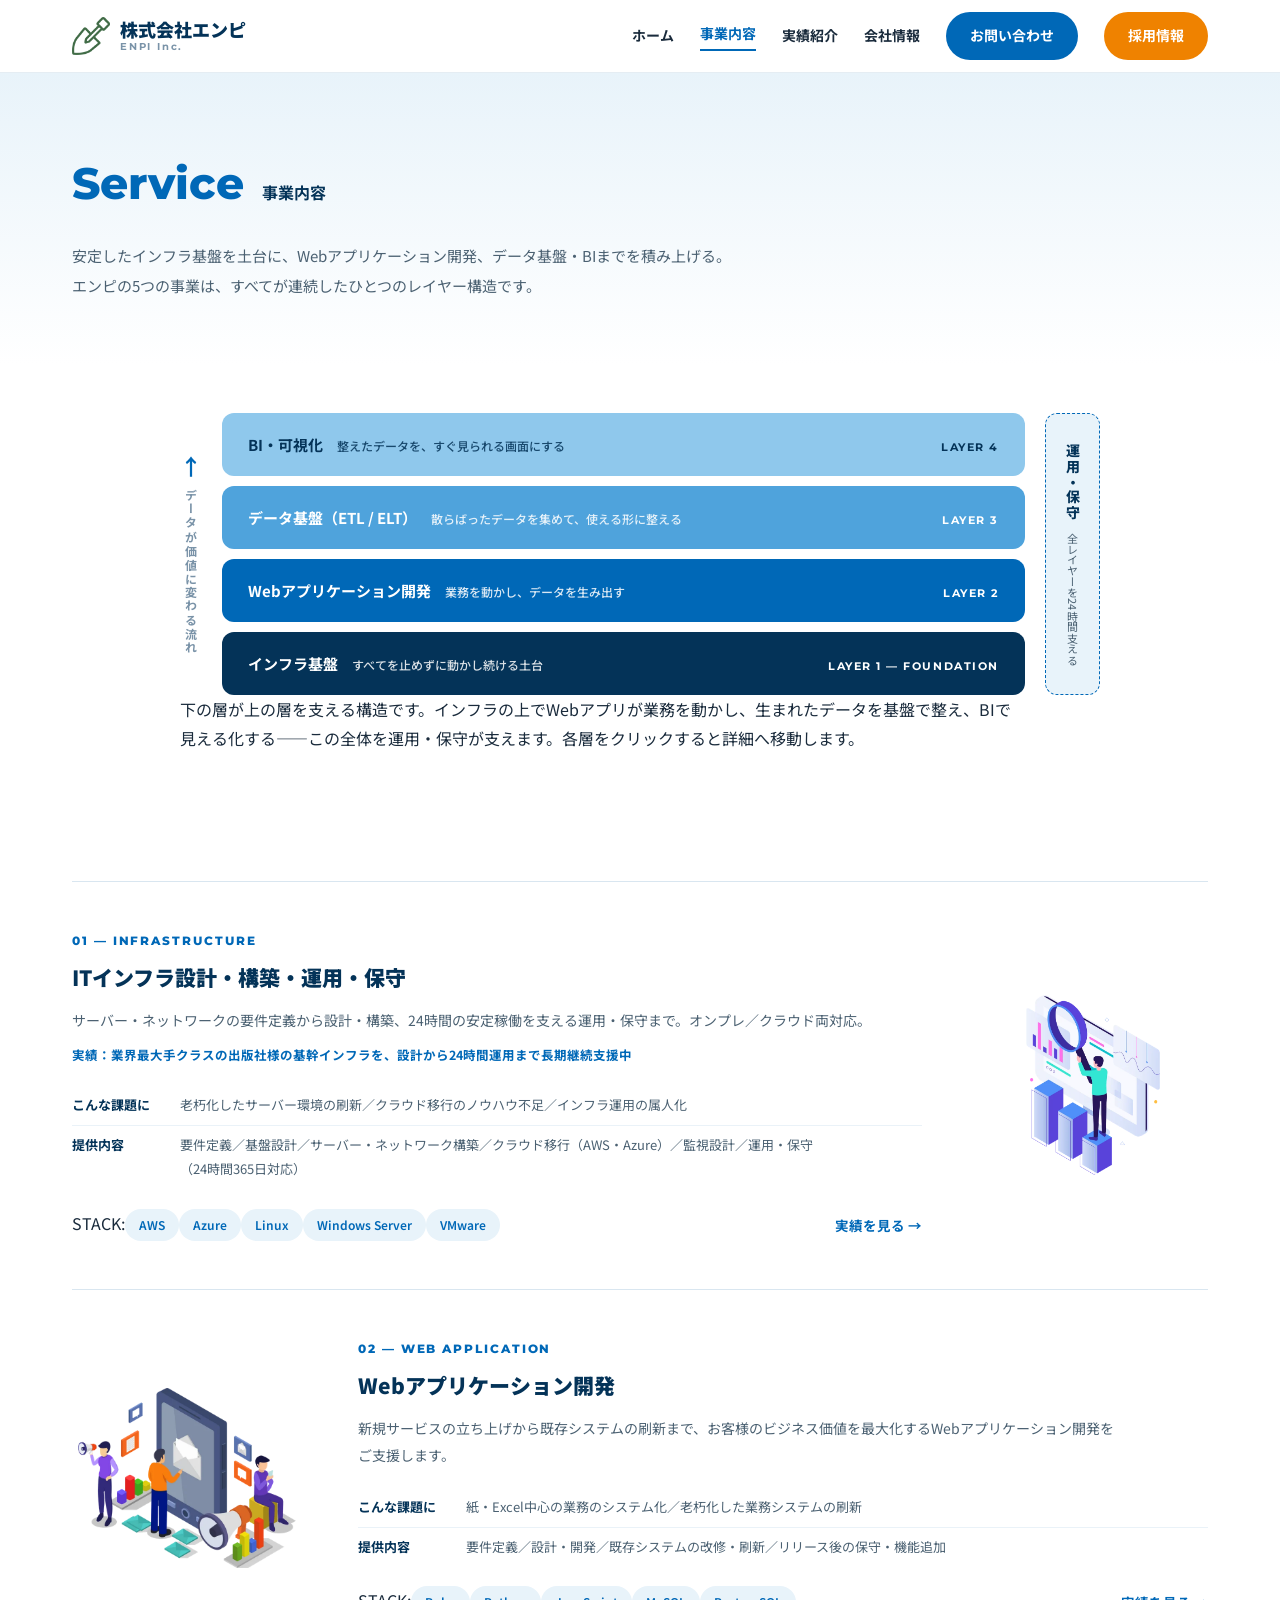
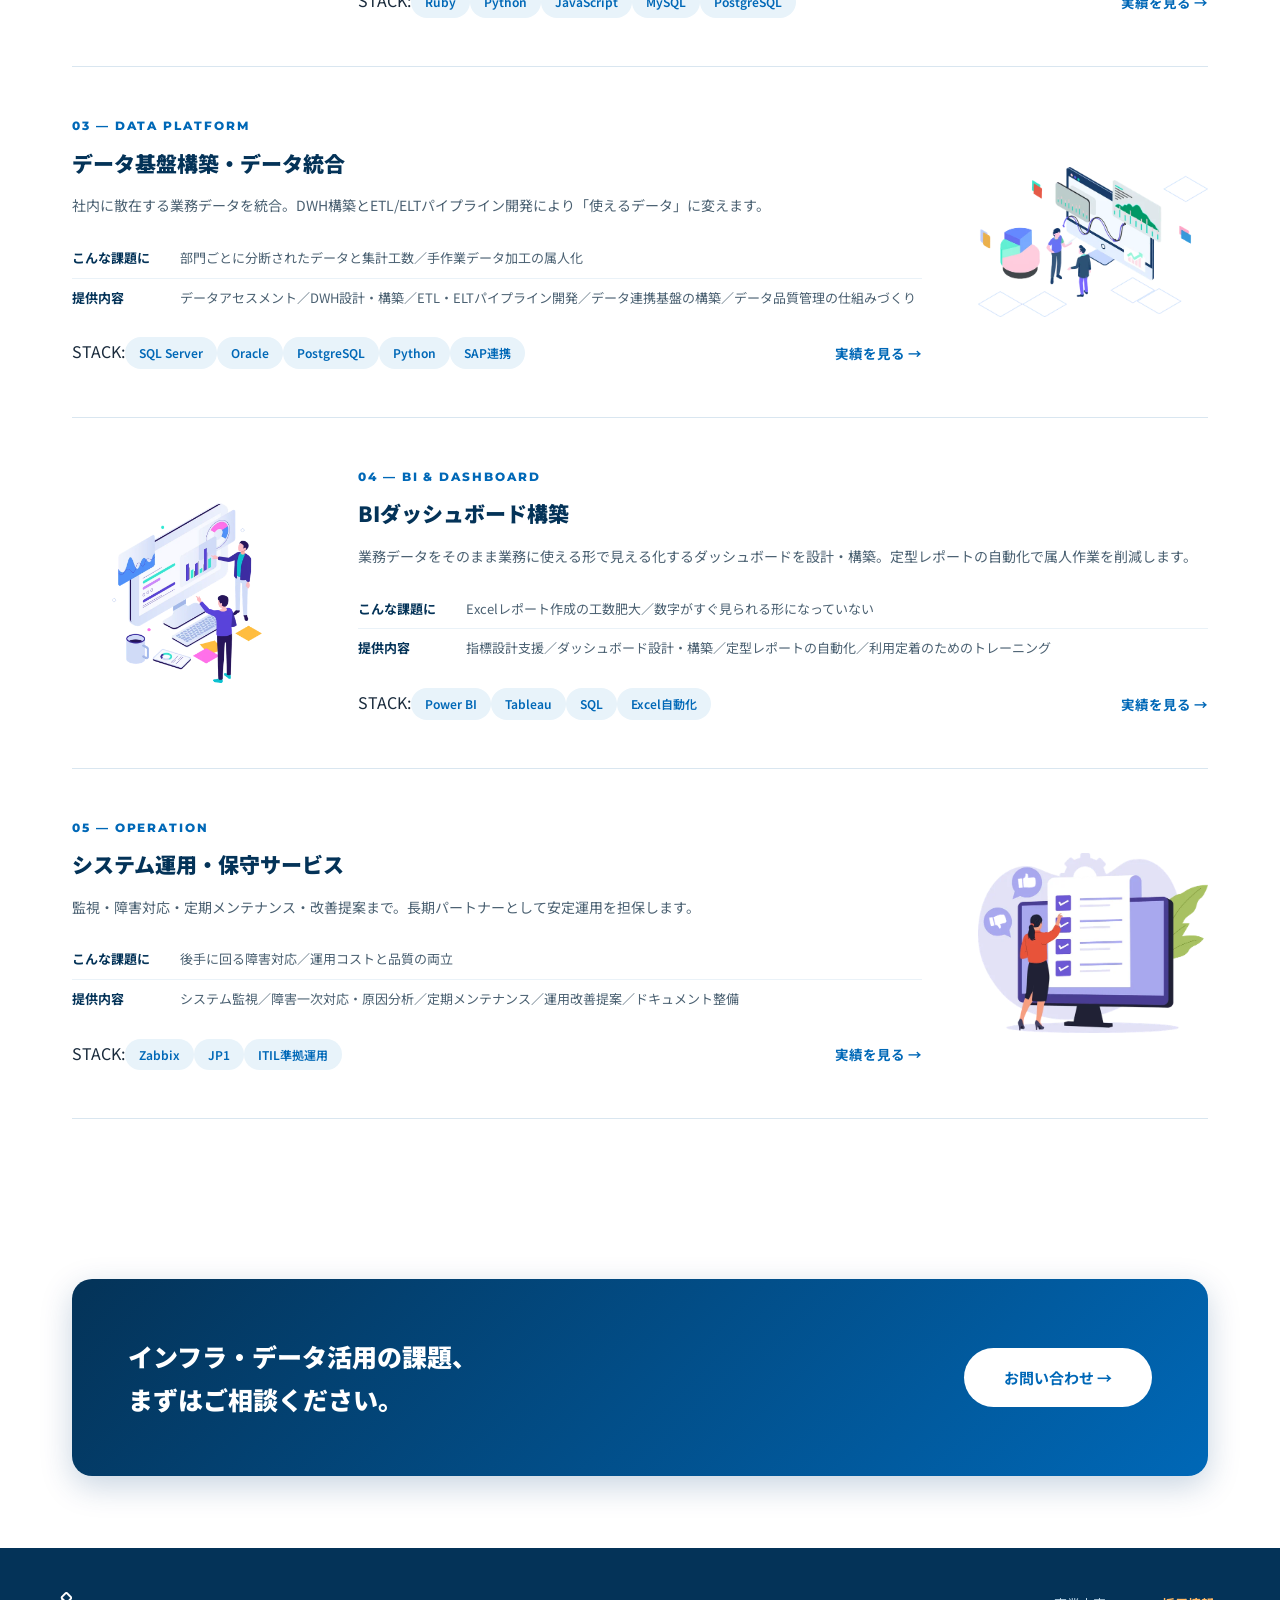
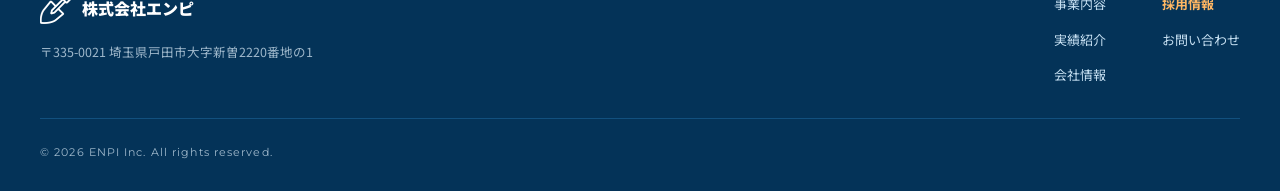
<file: services.html>
<!DOCTYPE html>
<html lang="ja">
<head>
<meta charset="UTF-8">
<meta name="viewport" content="width=device-width, initial-scale=1">
<title>事業内容｜株式会社エンピ</title>
<meta name="description" content="ITインフラ設計・構築・運用・保守、Webアプリケーション開発、データ基盤構築、BIダッシュボード構築。エンピの5つの事業をご紹介します。">
<link rel="preconnect" href="https://fonts.googleapis.com"><link rel="preconnect" href="https://fonts.gstatic.com" crossorigin>
<link href="https://fonts.googleapis.com/css2?family=Noto+Sans+JP:wght@400;500;700;900&family=Montserrat:wght@600;700;800&display=swap" rel="stylesheet">
<link rel="icon" type="image/png" href="asset/logo.png">
<link rel="stylesheet" href="css/style.css">
</head>
<body>

<header class="site-header">
  <div class="container inner">
    <a class="brand" href="index.html">
      <span class="brand-mark"><img src="asset/logo.png" alt="株式会社エンピ ロゴ"></span>
      <span class="brand-name"><b>株式会社エンピ</b><small>ENPI Inc.</small></span>
    </a>
    <button class="nav-toggle" aria-label="メニュー"><svg viewBox="0 0 24 24" width="26" height="26" fill="none" stroke="currentColor" stroke-width="2" stroke-linecap="round"><path d="M4 7h16M4 12h16M4 17h16"/></svg></button>
    <nav class="gnav">
      <a href="index.html">ホーム</a>
      <a class="is-current" href="services.html">事業内容</a>
      <a href="works.html">実績紹介</a>
      <a href="company.html">会社情報</a>
      <a class="btn btn-blue" href="contact.html">お問い合わせ</a>
      <a class="btn btn-orange" href="recruit.html">採用情報</a>
    </nav>
  </div>
</header>

<section class="page-title">
  <div class="container">
    <div class="head"><span class="en">Service</span><span class="ja">事業内容</span></div>
    <p class="lead">安定したインフラ基盤を土台に、Webアプリケーション開発、データ基盤・BIまでを積み上げる。エンピの5つの事業は、すべてが連続したひとつのレイヤー構造です。</p>
  </div>
</section>

<section style="padding:48px 0 88px">
  <div class="container">
    <div class="layers-wrap reveal">
      <div class="layers-flow"><span class="arr">↑</span><span class="txt">データが価値に変わる流れ</span></div>
      <div class="layers">
        <a class="layer4" href="#bi"><span class="l-name">BI・可視化</span><span class="l-role">整えたデータを、すぐ見られる画面にする</span><span class="l-en">LAYER 4</span></a>
        <a class="layer3" href="#data"><span class="l-name">データ基盤（ETL / ELT）</span><span class="l-role">散らばったデータを集めて、使える形に整える</span><span class="l-en">LAYER 3</span></a>
        <a class="layer2" href="#web"><span class="l-name">Webアプリケーション開発</span><span class="l-role">業務を動かし、データを生み出す</span><span class="l-en">LAYER 2</span></a>
        <a class="layer1" href="#infra"><span class="l-name">インフラ基盤</span><span class="l-role">すべてを止めずに動かし続ける土台</span><span class="l-en">LAYER 1 — FOUNDATION</span></a>
      </div>
      <a class="layers-ops" href="#operation"><span class="l-name">運用・保守</span><span class="l-role">全レイヤーを24時間支える</span></a>
      <p class="caption">下の層が上の層を支える構造です。インフラの上でWebアプリが業務を動かし、生まれたデータを基盤で整え、BIで見える化する——この全体を運用・保守が支えます。各層をクリックすると詳細へ移動します。</p>
    </div>
  </div>
</section>

<section class="sec" style="padding-top:40px">
  <div class="container">

    <div class="svc-row reveal" id="infra">
      <div>
        <p class="num">01 — INFRASTRUCTURE</p>
        <h2>ITインフラ設計・構築・運用・保守</h2>
        <p class="desc">サーバー・ネットワークの要件定義から設計・構築、24時間の安定稼働を支える運用・保守まで。オンプレ／クラウド両対応。</p>
        <p class="proof">実績：業界最大手クラスの出版社様の基幹インフラを、設計から24時間運用まで長期継続支援中</p>
        <dl class="lines">
          <div><dt>こんな課題に</dt><dd>老朽化したサーバー環境の刷新／クラウド移行のノウハウ不足／インフラ運用の属人化</dd></div>
          <div><dt>提供内容</dt><dd>要件定義／基盤設計／サーバー・ネットワーク構築／クラウド移行（AWS・Azure）／監視設計／運用・保守（24時間365日対応）</dd></div>
        </dl>
        <div class="foot-line">
          <div class="stack"><span class="stack-label">STACK:</span><span class="tag">AWS</span><span class="tag">Azure</span><span class="tag">Linux</span><span class="tag">Windows Server</span><span class="tag">VMware</span></div>
          <a class="more-link" href="works.html">実績を見る →</a>
        </div>
      </div>
      <img class="illust" src="asset/svc-infra.webp" alt="">
    </div>

    <div class="svc-row is-flip reveal" id="web">
      <div>
        <p class="num">02 — WEB APPLICATION</p>
        <h2>Webアプリケーション開発</h2>
        <p class="desc">新規サービスの立ち上げから既存システムの刷新まで、お客様のビジネス価値を最大化するWebアプリケーション開発をご支援します。</p>
        <dl class="lines">
          <div><dt>こんな課題に</dt><dd>紙・Excel中心の業務のシステム化／老朽化した業務システムの刷新</dd></div>
          <div><dt>提供内容</dt><dd>要件定義／設計・開発／既存システムの改修・刷新／リリース後の保守・機能追加</dd></div>
        </dl>
        <div class="foot-line">
          <div class="stack"><span class="stack-label">STACK:</span><span class="tag">Ruby</span><span class="tag">Python</span><span class="tag">JavaScript</span><span class="tag">MySQL</span><span class="tag">PostgreSQL</span></div>
          <a class="more-link" href="works.html">実績を見る →</a>
        </div>
      </div>
      <img class="illust" src="asset/svc-web.webp" alt="">
    </div>

    <div class="svc-row reveal" id="data">
      <div>
        <p class="num">03 — DATA PLATFORM</p>
        <h2>データ基盤構築・データ統合</h2>
        <p class="desc">社内に散在する業務データを統合。DWH構築とETL/ELTパイプライン開発により「使えるデータ」に変えます。</p>
        <dl class="lines">
          <div><dt>こんな課題に</dt><dd>部門ごとに分断されたデータと集計工数／手作業データ加工の属人化</dd></div>
          <div><dt>提供内容</dt><dd>データアセスメント／DWH設計・構築／ETL・ELTパイプライン開発／データ連携基盤の構築／データ品質管理の仕組みづくり</dd></div>
        </dl>
        <div class="foot-line">
          <div class="stack"><span class="stack-label">STACK:</span><span class="tag">SQL Server</span><span class="tag">Oracle</span><span class="tag">PostgreSQL</span><span class="tag">Python</span><span class="tag">SAP連携</span></div>
          <a class="more-link" href="works.html">実績を見る →</a>
        </div>
      </div>
      <img class="illust" src="asset/svc-data.webp" alt="">
    </div>

    <div class="svc-row is-flip reveal" id="bi">
      <div>
        <p class="num">04 — BI &amp; DASHBOARD</p>
        <h2>BIダッシュボード構築</h2>
        <p class="desc">業務データをそのまま業務に使える形で見える化するダッシュボードを設計・構築。定型レポートの自動化で属人作業を削減します。</p>
        <dl class="lines">
          <div><dt>こんな課題に</dt><dd>Excelレポート作成の工数肥大／数字がすぐ見られる形になっていない</dd></div>
          <div><dt>提供内容</dt><dd>指標設計支援／ダッシュボード設計・構築／定型レポートの自動化／利用定着のためのトレーニング</dd></div>
        </dl>
        <div class="foot-line">
          <div class="stack"><span class="stack-label">STACK:</span><span class="tag">Power BI</span><span class="tag">Tableau</span><span class="tag">SQL</span><span class="tag">Excel自動化</span></div>
          <a class="more-link" href="works.html">実績を見る →</a>
        </div>
      </div>
      <img class="illust" src="asset/svc-bi.webp" alt="">
    </div>

    <div class="svc-row reveal" id="operation">
      <div>
        <p class="num">05 — OPERATION</p>
        <h2>システム運用・保守サービス</h2>
        <p class="desc">監視・障害対応・定期メンテナンス・改善提案まで。長期パートナーとして安定運用を担保します。</p>
        <dl class="lines">
          <div><dt>こんな課題に</dt><dd>後手に回る障害対応／運用コストと品質の両立</dd></div>
          <div><dt>提供内容</dt><dd>システム監視／障害一次対応・原因分析／定期メンテナンス／運用改善提案／ドキュメント整備</dd></div>
        </dl>
        <div class="foot-line">
          <div class="stack"><span class="stack-label">STACK:</span><span class="tag">Zabbix</span><span class="tag">JP1</span><span class="tag">ITIL準拠運用</span></div>
          <a class="more-link" href="works.html">実績を見る →</a>
        </div>
      </div>
      <img class="illust" src="asset/svc-op.webp" alt="">
    </div>

  </div>
</section>

<section style="padding:72px 0">
  <div class="container">
    <div class="cta-band cta-blue reveal">
      <h2><span class="kw">インフラ</span>・<span class="kw">データ</span>活用の課題、<br>まずはご相談ください。</h2>
      <a class="btn btn-white" href="contact.html" style="flex-shrink:0;font-size:15px;padding:16px 40px">お問い合わせ →</a>
    </div>
  </div>
</section>

<footer class="site-footer">
  <div class="container inner">
    <div class="top">
      <div>
        <a class="brand" href="index.html">
          <span class="brand-mark" style="width:32px;height:32px"><img src="asset/logo-white.png" alt=""></span>
          <span class="brand-name"><b style="font-size:16px">株式会社エンピ</b></span>
        </a>
        <p class="addr">〒335-0021 埼玉県戸田市大字新曽2220番地の1</p>
      </div>
      <nav class="fnav">
        <div class="col">
          <a href="services.html">事業内容</a>
          <a href="works.html">実績紹介</a>
          <a href="company.html">会社情報</a>
        </div>
        <div class="col">
          <a class="recruit" href="recruit.html">採用情報</a>
          <a href="contact.html">お問い合わせ</a>
        </div>
      </nav>
    </div>
    <p class="copyright">© 2026 ENPI Inc. All rights reserved.</p>
  </div>
</footer>

<script src="js/main.js"></script>
</body>
</html>
</file>
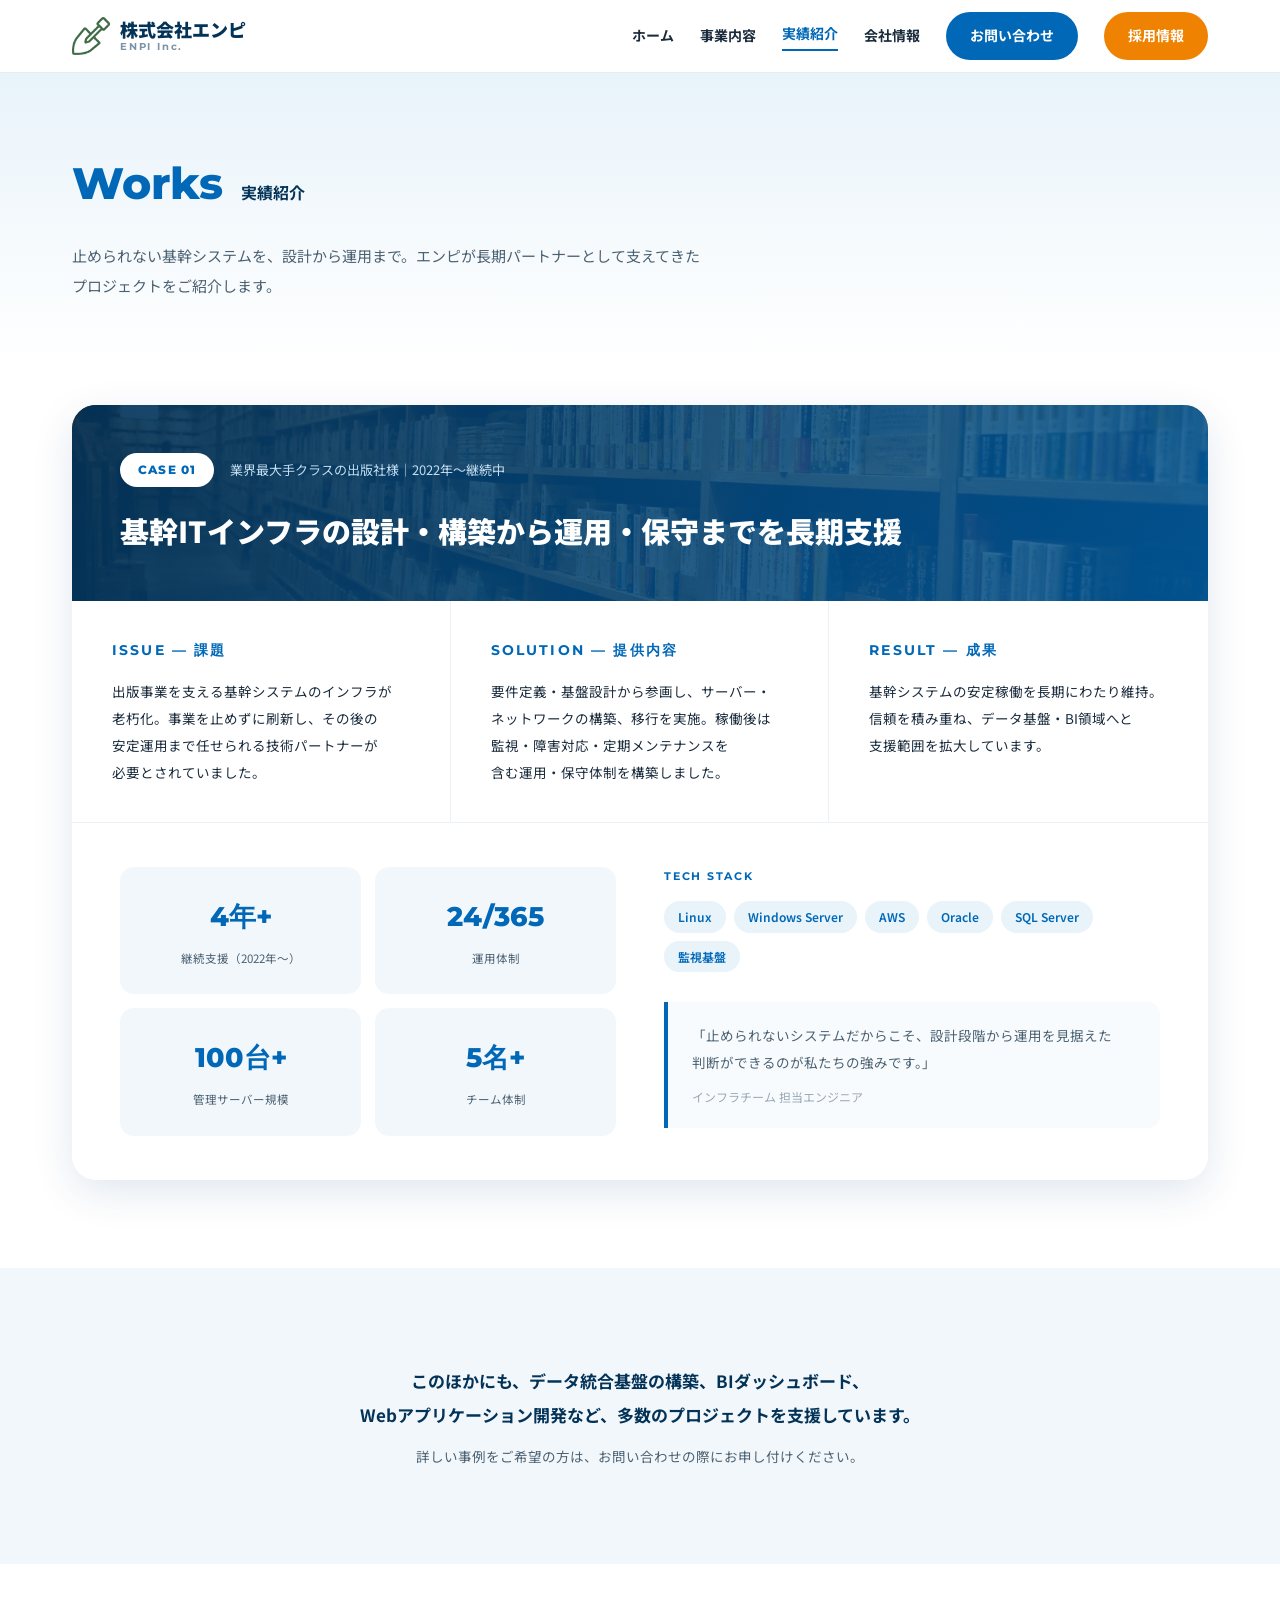
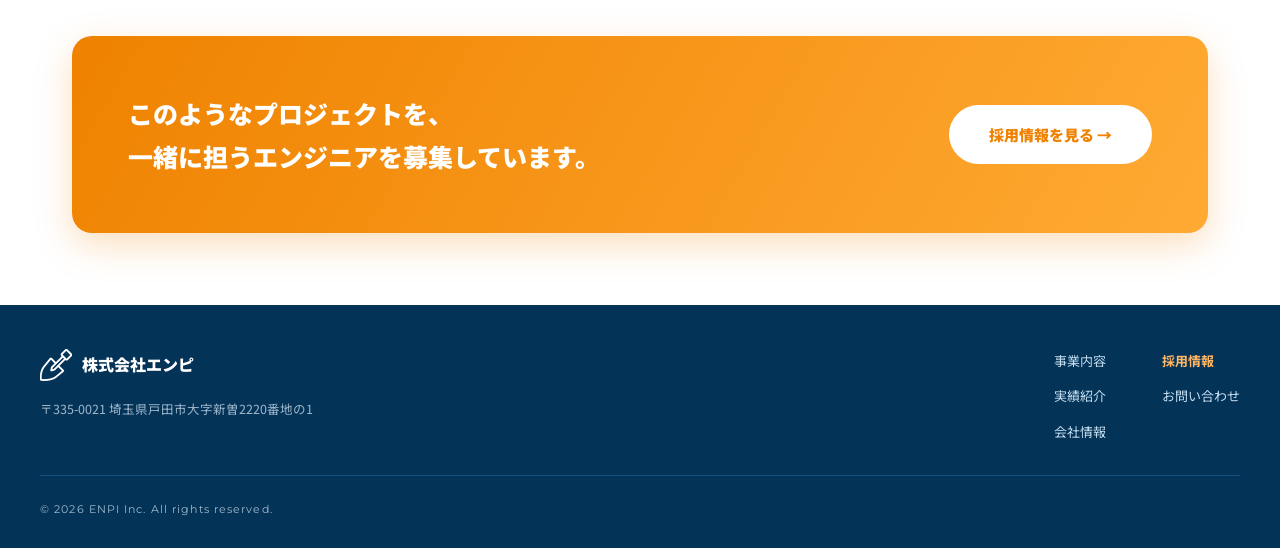
<file: works.html>
<!DOCTYPE html>
<html lang="ja">
<head>
<meta charset="UTF-8">
<meta name="viewport" content="width=device-width, initial-scale=1">
<title>実績紹介｜株式会社エンピ</title>
<meta name="description" content="業界最大手クラスの出版社様の基幹ITインフラ支援をはじめ、エンピのプロジェクト実績をご紹介します。">
<link rel="preconnect" href="https://fonts.googleapis.com"><link rel="preconnect" href="https://fonts.gstatic.com" crossorigin>
<link href="https://fonts.googleapis.com/css2?family=Noto+Sans+JP:wght@400;500;700;900&family=Montserrat:wght@600;700;800&display=swap" rel="stylesheet">
<link rel="icon" type="image/png" href="asset/logo.png">
<link rel="stylesheet" href="css/style.css">
</head>
<body>

<header class="site-header">
  <div class="container inner">
    <a class="brand" href="index.html">
      <span class="brand-mark"><img src="asset/logo.png" alt="株式会社エンピ ロゴ"></span>
      <span class="brand-name"><b>株式会社エンピ</b><small>ENPI Inc.</small></span>
    </a>
    <button class="nav-toggle" aria-label="メニュー"><svg viewBox="0 0 24 24" width="26" height="26" fill="none" stroke="currentColor" stroke-width="2" stroke-linecap="round"><path d="M4 7h16M4 12h16M4 17h16"/></svg></button>
    <nav class="gnav">
      <a href="index.html">ホーム</a>
      <a href="services.html">事業内容</a>
      <a class="is-current" href="works.html">実績紹介</a>
      <a href="company.html">会社情報</a>
      <a class="btn btn-blue" href="contact.html">お問い合わせ</a>
      <a class="btn btn-orange" href="recruit.html">採用情報</a>
    </nav>
  </div>
</header>

<section class="page-title">
  <div class="container">
    <div class="head"><span class="en">Works</span><span class="ja">実績紹介</span></div>
    <p class="lead">止められない基幹システムを、設計から運用まで。エンピが長期パートナーとして支えてきたプロジェクトをご紹介します。</p>
  </div>
</section>

<section style="padding:40px 0 88px">
  <div class="container">
    <div class="case-hero reveal">
      <div class="head" style="background:linear-gradient(120deg,rgba(4,51,88,.93),rgba(0,104,183,.78)),url(asset/works-publisher.webp) center/cover no-repeat">
        <div class="meta"><span class="badge">CASE 01</span><span>業界最大手クラスの出版社様｜2022年〜継続中</span></div>
        <h2><span class="kw">基幹ITインフラの</span><span class="kw">設計・構築から</span><span class="kw">運用・保守までを</span><span class="kw">長期支援</span></h2>
      </div>
      <div class="cols3">
        <div>
          <p class="col-label">ISSUE — 課題</p>
          <p>出版事業を支える基幹システムのインフラが老朽化。事業を止めずに刷新し、その後の安定運用まで任せられる技術パートナーが必要とされていました。</p>
        </div>
        <div>
          <p class="col-label">SOLUTION — 提供内容</p>
          <p>要件定義・基盤設計から参画し、サーバー・ネットワークの構築、移行を実施。稼働後は監視・障害対応・定期メンテナンスを含む運用・保守体制を構築しました。</p>
        </div>
        <div>
          <p class="col-label">RESULT — 成果</p>
          <p>基幹システムの安定稼働を長期にわたり維持。信頼を積み重ね、データ基盤・BI領域へと支援範囲を拡大しています。</p>
        </div>
      </div>
      <div class="body">
        <div class="mini-stats">
          <div><p class="v">4年+</p><p class="l">継続支援（2022年〜）</p></div>
          <div><p class="v">24/365</p><p class="l">運用体制</p></div>
          <div><p class="v">100台+</p><p class="l">管理サーバー規模</p></div>
          <div><p class="v">5名+</p><p class="l">チーム体制</p></div>
        </div>
        <div>
          <p class="col-label" style="font-family:var(--en);font-size:11px;color:var(--blue);letter-spacing:.16em;font-weight:700;margin-bottom:14px">TECH STACK</p>
          <div class="tags" style="margin-bottom:30px">
            <span class="tag">Linux</span><span class="tag">Windows Server</span><span class="tag">AWS</span><span class="tag">Oracle</span><span class="tag">SQL Server</span><span class="tag">監視基盤</span>
          </div>
          <div class="quote">
            <p>「止められないシステムだからこそ、設計段階から運用を見据えた判断ができるのが私たちの強みです。」</p>
            <p class="who">インフラチーム 担当エンジニア</p>
          </div>
        </div>
      </div>
    </div>
  </div>
</section>

<section class="sec-alt" style="padding:80px 0">
  <div class="container">
    <div class="reveal" style="text-align:center;padding:16px 0">
      <p style="font-size:17px;font-weight:700;color:var(--navy);line-height:2">このほかにも、データ統合基盤の構築、BIダッシュボード、<br class="br-pc">Webアプリケーション開発など、多数のプロジェクトを支援しています。</p>
      <p style="font-size:13.5px;color:var(--gray);margin-top:12px">詳しい事例をご希望の方は、お問い合わせの際にお申し付けください。</p>
    </div>  </div>
</section>

<section style="padding:72px 0">
  <div class="container">
    <div class="cta-band cta-orange reveal">
      <h2>このような<span class="kw">プロジェクト</span>を、<br>一緒に担う<span class="kw">エンジニア</span>を募集しています。</h2>
      <a class="btn btn-white-orange" href="recruit.html" style="flex-shrink:0">採用情報を見る →</a>
    </div>
  </div>
</section>

<footer class="site-footer">
  <div class="container inner">
    <div class="top">
      <div>
        <a class="brand" href="index.html">
          <span class="brand-mark" style="width:32px;height:32px"><img src="asset/logo-white.png" alt=""></span>
          <span class="brand-name"><b style="font-size:16px">株式会社エンピ</b></span>
        </a>
        <p class="addr">〒335-0021 埼玉県戸田市大字新曽2220番地の1</p>
      </div>
      <nav class="fnav">
        <div class="col">
          <a href="services.html">事業内容</a>
          <a href="works.html">実績紹介</a>
          <a href="company.html">会社情報</a>
        </div>
        <div class="col">
          <a class="recruit" href="recruit.html">採用情報</a>
          <a href="contact.html">お問い合わせ</a>
        </div>
      </nav>
    </div>
    <p class="copyright">© 2026 ENPI Inc. All rights reserved.</p>
  </div>
</footer>

<script src="js/main.js"></script>
</body>
</html>
</file>
<file: css/style.css>
@charset "UTF-8";
/* ENPI Corporate Site */
:root{
  --blue:#0068B7; --blue-hover:#1B7FCC; --sky:#E8F3FA; --sky2:#D6E9F6;
  --navy:#043358; --ink:#1A2B3C; --gray:#4B6172; --muted:#7A93A8; --faint:#98A9B6;
  --bg:#F2F7FB; --line:#EAF2F8; --orange:#EF8200; --orange-hover:#FF9820;
  --en:'Montserrat',sans-serif;
}
*{box-sizing:border-box}
body{margin:0;background:#fff;color:var(--ink);font-family:'Noto Sans JP',sans-serif;-webkit-font-smoothing:antialiased;line-height:1.8}
/* 改行の最適化：見出しは行のバランスを取り、本文は行末の孤立を防ぎ、日本語は文節単位で折り返す（対応ブラウザのみ） */
h1,h2,h3,h4{text-wrap:balance}
p,li,dd,figcaption{text-wrap:pretty}
body{word-break:auto-phrase}
/* 語の途中で改行させたくないまとまり（Safari等でも有効） */
.kw{white-space:nowrap}
a{color:var(--blue);text-decoration:none;transition:.2s}
a:hover{color:#3390D5}
img{max-width:100%;display:block}
h1,h2,h3,p{margin:0}
.container{max-width:1200px;margin:0 auto;padding-left:32px;padding-right:32px}

/* Header */
.site-header{position:sticky;top:0;z-index:50;background:#fff;box-shadow:0 1px 0 #E5EDF3}
.site-header .inner{height:72px;display:flex;align-items:center;justify-content:space-between}
.brand{display:flex;align-items:center;gap:10px;color:var(--navy)}
.brand:hover{color:var(--navy)}
.brand-mark{width:38px;height:38px;display:flex;align-items:center;justify-content:center;flex-shrink:0}
.brand-mark img{width:100%;height:100%;object-fit:contain}
.brand-name{display:flex;flex-direction:column;line-height:1.2}
.brand-name b{font-weight:900;font-size:18px}
.brand-name small{font-family:var(--en);font-size:10px;color:var(--muted);letter-spacing:.18em;font-weight:700}
.gnav{display:flex;align-items:center;gap:26px}
.gnav a{color:var(--ink);font-size:14px;font-weight:700}
.gnav a:hover{color:var(--blue)}
.gnav a.is-current{color:var(--blue);border-bottom:2px solid var(--blue);padding-bottom:2px}
.gnav a.btn-blue,.gnav a.btn-orange{color:#fff}
.gnav a.btn-blue:hover,.gnav a.btn-orange:hover{color:#fff}
.btn{display:inline-block;font-weight:700;border-radius:999px;text-align:center;transition:.2s;cursor:pointer;border:none;font-family:inherit}
.btn-blue{background:var(--blue);color:#fff;font-size:13.5px;padding:11px 24px}
.btn-blue:hover{background:var(--blue-hover);color:#fff}
.btn-orange{background:var(--orange);color:#fff;font-size:13.5px;padding:11px 24px}
.btn-orange:hover{background:var(--orange-hover);color:#fff}
.btn-lg{font-size:15px;padding:16px 36px}
.btn-outline{background:#fff;border:2px solid var(--blue);color:var(--blue);font-size:15px;padding:14px 34px}
.btn-outline:hover{background:var(--sky);color:var(--blue)}
.btn-white{background:#fff;color:var(--blue);font-size:14.5px;padding:15px 38px}
.btn-white:hover{background:var(--sky);color:var(--blue)}
.btn-white-orange{background:#fff;color:var(--orange);font-weight:900;font-size:15px;padding:16px 40px}
.btn-white-orange:hover{background:#FFF4E6;color:var(--orange)}
.nav-toggle{display:none;background:none;border:none;cursor:pointer;padding:8px;color:var(--navy)}

/* Section heads */
.sec{padding:88px 0}
.sec-alt{background:var(--bg)}
.sec-head{display:flex;align-items:baseline;gap:16px;margin-bottom:52px}
.sec-head .en{font-family:var(--en);font-size:36px;font-weight:800;color:var(--blue)}
.sec-head .ja{font-size:15px;font-weight:700;color:var(--navy)}
.sec-head-row{display:flex;align-items:baseline;justify-content:space-between;margin-bottom:52px}
.sec-head-row .sec-head{margin-bottom:0}
.more-link{font-size:13.5px;font-weight:700}

/* Page title */
.page-title{background:linear-gradient(180deg,var(--sky),#fff);padding:72px 0 64px}
.page-title .head{display:flex;align-items:baseline;gap:18px;margin-bottom:18px}
.page-title .en{font-family:var(--en);font-size:44px;font-weight:800;color:var(--blue)}
.page-title .ja{font-size:16px;font-weight:700;color:var(--navy)}
.page-title .lead{font-size:15px;color:var(--gray);line-height:2;max-width:680px}

/* Cards & misc */
.card{background:#fff;border-radius:16px;padding:40px 34px;box-shadow:0 6px 24px rgba(0,60,120,.08)}
.card-icon{width:52px;height:52px;border-radius:14px;background:var(--sky);display:flex;align-items:center;justify-content:center;color:var(--blue);margin-bottom:22px}
.card h3{font-size:18px;font-weight:700;color:var(--navy);margin-bottom:12px}
.card p{font-size:14px;line-height:2;color:var(--gray)}
.tag{display:inline-block;font-size:12px;font-weight:600;background:var(--sky);color:var(--blue);padding:5px 14px;border-radius:999px}
.pill{display:inline-block;background:var(--sky);color:var(--blue);font-size:12px;font-weight:700;padding:6px 16px;border-radius:999px}
.grid-3{display:grid;grid-template-columns:repeat(3,1fr);gap:28px}
.grid-2{display:grid;grid-template-columns:1fr 1fr;gap:28px}
.note{font-size:12px;color:var(--muted)}

/* Hero (top) */
.hero{background:linear-gradient(180deg,var(--sky) 0%,#fff 100%);overflow:hidden}
.hero .inner{padding:52px 0 76px;display:grid;grid-template-columns:1.1fr 1fr;gap:56px;align-items:center}
.hero .kicker{font-family:var(--en);font-weight:700;font-size:14px;color:var(--blue);letter-spacing:.18em;margin-bottom:20px}
.hero h1{font-size:44px;line-height:1.5;font-weight:900;margin-bottom:24px;color:var(--navy)}
.hero .lead{font-size:15.5px;line-height:2.1;color:var(--gray);margin-bottom:40px}
.hero .cta{display:flex;gap:14px}
.hero-proof{margin-top:36px;border-left:3px solid var(--blue);padding:2px 0 2px 18px}
.hero-proof .l{font-family:var(--en);font-size:10.5px;letter-spacing:.2em;font-weight:700;color:var(--blue);margin-bottom:6px}
.hero-proof p{font-size:13px;line-height:1.9;color:var(--gray)}
.hero-proof b{color:var(--navy)}
.img-band .sub{margin-top:18px;font-size:14px;color:#C4DEF0;line-height:1.9}
.svc-block .proof{margin-top:12px;font-size:12.5px;font-weight:700;color:var(--blue)}
.hero-photos{display:grid;grid-template-columns:1fr 1fr;gap:16px}
.ph{border-radius:16px;display:flex;align-items:center;justify-content:center;font-family:var(--en);font-size:11px;letter-spacing:.14em;font-weight:700}
.hero-photos .ph{aspect-ratio:4/3}
.hero-photos .ph:nth-child(odd){transform:translateY(20px)}
.ph-blue{box-shadow:0 10px 28px rgba(0,60,120,.18)}
.ph-navy{box-shadow:0 10px 28px rgba(4,51,88,.16)}
.ph-sky{background:var(--sky2)}

/* Strength (photo + numbered list) */
.strength-grid{display:grid;grid-template-columns:.85fr 1.15fr;gap:64px;align-items:center}
.strength-photo{margin:0;border-radius:20px;overflow:hidden;aspect-ratio:3.2/4;box-shadow:0 10px 32px rgba(0,60,120,.14)}
.strength-photo img{width:100%;height:100%;object-fit:cover}
.strength-grid .sec-head{margin-bottom:28px}
.strength-list .item{display:flex;gap:26px;padding:26px 0;border-top:1px solid #D9E6F0}
.strength-list .item:last-child{border-bottom:1px solid #D9E6F0}
.strength-list .n{font-family:var(--en);font-size:20px;font-weight:800;color:var(--blue);line-height:1.5;flex-shrink:0}
.strength-list h3{font-size:17px;font-weight:700;color:var(--navy);margin-bottom:6px}
.strength-list p{font-size:13.5px;line-height:1.9;color:var(--gray)}

/* Stats bar */
.stats-bar{background:#fff;border-radius:20px;box-shadow:0 10px 36px rgba(0,60,120,.10);display:grid;grid-template-columns:repeat(4,1fr);overflow:hidden}
.stats-bar>div{padding:36px 28px;text-align:center;border-right:1px solid var(--line)}
.stats-bar>div:last-child{border-right:none}
.stats-bar .label{font-size:12.5px;font-weight:700;color:var(--gray);margin-bottom:10px}
.stats-bar .value{font-family:var(--en);font-size:36px;font-weight:800;color:var(--blue)}
.stats-bar .value small{font-size:16px;margin-left:2px}
.stats-bar .sub{font-size:11px;color:var(--faint);margin-top:8px}

/* Service digest tiles */
.svc-tiles{display:grid;grid-template-columns:repeat(3,1fr);gap:24px}
.svc-tile{border-radius:16px;padding:36px;display:flex;flex-direction:column;justify-content:flex-end;min-height:200px;background:var(--bg);color:var(--navy);transition:.25s}
.svc-tile:hover{background:var(--sky);color:var(--navy);transform:translateY(-3px)}
.svc-tile .en{font-family:var(--en);font-size:11px;letter-spacing:.16em;font-weight:700;color:var(--blue);margin-bottom:10px}
.svc-tile .ttl{font-size:17px;font-weight:700;margin-bottom:8px}
.svc-tile .desc{font-size:12.5px;line-height:1.9;color:var(--gray)}
.tile-illust{width:100%;height:110px;object-fit:contain;object-position:left center;margin-bottom:20px}
.svc-tile.is-primary{grid-column:span 2;min-height:220px;padding:40px;background:linear-gradient(135deg,var(--navy),var(--blue));color:#fff;box-shadow:0 8px 28px rgba(0,60,120,.18);display:grid;grid-template-columns:1.15fr .85fr;column-gap:32px;align-content:center}
.svc-tile.is-primary .tile-illust{grid-column:2;grid-row:1/span 3;height:180px;margin:0;object-position:center}
.svc-tile.is-primary .en,.svc-tile.is-primary .ttl,.svc-tile.is-primary .desc{grid-column:1}
.svc-tile.is-primary:hover{color:#fff}
.svc-tile.is-primary .en{color:#8FC8EC}
.svc-tile.is-primary .ttl{font-size:20px}
.svc-tile.is-primary .desc{font-size:13px;color:#C4DEF0}

/* Big banners / CTA */
.cta-band{border-radius:20px;padding:56px;display:flex;align-items:center;justify-content:space-between;gap:32px}
.cta-band h2{font-size:25px;font-weight:900;line-height:1.7}
.cta-blue{background:linear-gradient(135deg,var(--navy),var(--blue));color:#fff;box-shadow:0 10px 32px rgba(0,60,120,.22)}
.cta-orange{background:linear-gradient(120deg,var(--orange),#FFAA33);color:#fff;box-shadow:0 12px 36px rgba(239,130,0,.26)}
.recruit-banner{border-radius:24px;background:linear-gradient(120deg,var(--orange),#FFAA33);color:#fff;padding:64px;display:flex;align-items:center;justify-content:space-between;gap:48px;box-shadow:0 14px 40px rgba(239,130,0,.28);position:relative;overflow:hidden}
.eq-h{min-height:0;box-sizing:border-box}
.recruit-banner .deco{position:absolute;border-radius:50%;background:rgba(255,255,255,.12)}
.recruit-banner .kicker{font-family:var(--en);font-size:13px;letter-spacing:.2em;font-weight:700;margin-bottom:14px}
.recruit-banner h2{font-size:32px;font-weight:900;margin-bottom:14px;line-height:1.6}
.recruit-banner p{font-size:14.5px;line-height:1.9;opacity:.95}

/* News */
.news-list{background:#fff;border-radius:16px;box-shadow:0 6px 24px rgba(0,60,120,.08);overflow:hidden}
.news-list .row{display:flex;gap:32px;align-items:center;padding:24px 36px;border-bottom:1px solid var(--line)}
.news-list .date{font-family:var(--en);font-size:13px;font-weight:600;color:var(--muted);flex-shrink:0}
.news-list .cat{font-size:11.5px;font-weight:700;color:var(--blue);background:var(--sky);padding:4px 14px;border-radius:999px;flex-shrink:0}
.news-list .ttl{font-size:14px;font-weight:500}

/* Definition table */
.def-table{border-top:1px solid var(--line)}
.def-table .row{display:grid;grid-template-columns:140px 1fr;gap:16px;padding:18px 4px;border-bottom:1px solid var(--line)}
.def-table .row dt{font-size:13px;color:var(--muted);font-weight:700;margin:0}
.def-table .row dd{font-size:14px;margin:0;line-height:1.9}
.def-card{background:#fff;border-radius:16px;box-shadow:0 6px 24px rgba(0,60,120,.08);overflow:hidden}
.def-card .row{display:grid;grid-template-columns:140px 1fr;gap:16px;padding:20px 28px;border-bottom:1px solid var(--line)}
.def-card .row:last-child{border-bottom:none}
.def-card dt{font-size:13px;color:var(--muted);font-weight:700;margin:0}
.def-card dd{font-size:14px;margin:0;line-height:1.9}

/* Service rows (compact) */
.svc-row{display:grid;grid-template-columns:1fr 230px;column-gap:56px;align-items:center;padding:48px 0;border-top:1px solid #D9E6F0}
.svc-row:last-of-type{border-bottom:1px solid #D9E6F0}
.svc-row.is-flip{grid-template-columns:230px 1fr}
.svc-row.is-flip .illust{order:-1}
.svc-row .num{font-family:var(--en);font-size:12px;letter-spacing:.16em;font-weight:800;color:var(--blue);margin-bottom:10px}
.svc-row h2{font-size:21px;font-weight:900;color:var(--navy);line-height:1.6;margin-bottom:12px}
.svc-row .desc{font-size:14px;line-height:1.9;color:var(--gray)}
.svc-row .proof{margin-top:10px;font-size:12.5px;font-weight:700;color:var(--blue)}
.svc-row .lines{margin:20px 0 0;font-size:13px;line-height:1.9}
.svc-row .lines div{display:flex;gap:16px;padding:7px 0}
.svc-row .lines div+div{border-top:1px solid var(--line)}
.svc-row .lines dt{flex-shrink:0;width:92px;font-weight:700;color:var(--navy)}
.svc-row .lines dd{margin:0;color:var(--gray)}
.svc-row .foot-line{display:flex;align-items:center;justify-content:space-between;gap:16px;flex-wrap:wrap;margin-top:20px}
.svc-row .illust{width:100%;height:180px;object-fit:contain}

/* Service detail blocks */
.svc-block{background:#fff;border-radius:20px;box-shadow:0 8px 28px rgba(0,60,120,.08);overflow:hidden}
.svc-block+.svc-block{margin-top:44px}
.svc-block .head{padding:40px 48px;border-bottom:1px solid var(--line);display:flex;align-items:baseline;gap:22px}
.svc-block .num{font-family:var(--en);font-size:22px;font-weight:800;color:#8FC8EC;flex-shrink:0}
.svc-block .head h2{font-size:23px;font-weight:900;color:var(--navy);margin-bottom:8px}
.svc-block .head p{font-size:14px;color:var(--gray);line-height:1.9}
.svc-block .cols{display:grid;grid-template-columns:1fr 1fr}
.svc-block .col{padding:34px 48px}
.svc-block .col:first-child{border-right:1px solid var(--line)}
.svc-block .col-label{font-family:var(--en);font-size:11px;color:var(--blue);letter-spacing:.16em;font-weight:700;margin-bottom:16px}
.svc-block .checks{display:flex;flex-direction:column;gap:10px}
.svc-block .checks div{display:flex;gap:10px;align-items:baseline;font-size:13.5px;line-height:1.8}
.svc-block .checks span{color:var(--blue);font-weight:700}
.svc-block .scope{font-size:13.5px;line-height:2;color:var(--gray)}
.svc-block .foot{padding:24px 48px;background:#F8FBFD;border-top:1px solid var(--line);display:flex;align-items:center;justify-content:space-between;gap:24px;flex-wrap:wrap}
.svc-block .stack{display:flex;align-items:center;gap:10px;flex-wrap:wrap}
.svc-block .stack-label{font-family:var(--en);font-size:11px;color:var(--muted);letter-spacing:.14em;font-weight:700}
/* Layer diagram */
.layers-wrap{max-width:920px;margin:0 auto;display:grid;grid-template-columns:auto 1fr auto;column-gap:20px;align-items:stretch}
.layers-flow{display:flex;flex-direction:column;align-items:center;justify-content:center;gap:12px}
.layers-flow .txt{writing-mode:vertical-rl;font-size:12px;letter-spacing:.16em;font-weight:700;color:var(--muted)}
.layers-flow .arr{color:var(--blue);font-size:22px;font-weight:700;line-height:1}
.layers{display:flex;flex-direction:column;gap:10px}
.layers a{display:flex;align-items:baseline;gap:14px;padding:18px 26px;border-radius:12px;font-weight:700}
.layers .l-name{font-size:15px;flex-shrink:0}
.layers .l-role{font-size:12px;font-weight:500;opacity:.85}
.layers .l-en{font-family:var(--en);font-size:11px;letter-spacing:.14em;font-weight:700;margin-left:auto;flex-shrink:0}
.layers-ops{display:flex;flex-direction:column;align-items:center;justify-content:center;gap:12px;padding:18px 14px;border:1.5px dashed var(--blue);border-radius:12px;background:var(--sky)}
.layers-ops .l-name{writing-mode:vertical-rl;font-size:14px;font-weight:800;color:var(--navy);letter-spacing:.1em}
.layers-ops .l-role{writing-mode:vertical-rl;font-size:11px;color:var(--gray)}
.layers-wrap .caption{grid-column:1/-1}
.layer4{background:#8FC8EC;color:var(--navy)}.layer4:hover{background:#A8D6F2;color:var(--navy)}
.layer3{background:#4FA3DC;color:#fff}.layer3:hover{background:#6BB4E4;color:#fff}
.layer2{background:var(--blue);color:#fff}.layer2:hover{background:var(--blue-hover);color:#fff}
.layer1{background:var(--navy);color:#fff;padding-top:26px;padding-bottom:26px}.layer1:hover{background:#0A4A7C;color:#fff}
.layers .caption{font-size:12.5px;color:var(--muted);text-align:center;margin-top:16px}

/* Works */
.case-hero{background:#fff;border-radius:24px;box-shadow:0 12px 40px rgba(0,60,120,.12);overflow:hidden}
.case-hero .head{background:linear-gradient(135deg,var(--navy),var(--blue));color:#fff;padding:48px}
.case-hero .meta{display:flex;align-items:center;gap:16px;margin-bottom:20px;flex-wrap:wrap}
.case-hero .badge{background:#fff;color:var(--blue);font-family:var(--en);font-size:12px;font-weight:800;padding:6px 18px;border-radius:999px;letter-spacing:.1em}
.case-hero .meta span:last-child{font-size:13px;color:#C4DEF0}
.case-hero .head h2{font-size:29px;font-weight:900;line-height:1.6;max-width:800px}
.case-hero .cols3{display:grid;grid-template-columns:repeat(3,1fr);border-bottom:1px solid var(--line)}
.case-hero .cols3>div{padding:36px 40px;border-right:1px solid var(--line)}
.case-hero .cols3>div:last-child{border-right:none}
.case-hero .col-label{font-family:var(--en);font-size:11px;color:var(--blue);letter-spacing:.16em;font-weight:700;margin-bottom:14px}
.case-hero .cols3 p{font-size:13.5px;line-height:2}
.case-hero .body{display:grid;grid-template-columns:1fr 1fr;gap:48px;padding:44px 48px;align-items:start}
.case-hero .case-index-body{grid-template-columns:1.3fr 1fr}
.mini-stats{display:grid;grid-template-columns:1fr 1fr;gap:14px}
.mini-stats>div{background:var(--bg);border-radius:14px;padding:26px;text-align:center}
.mini-stats .v{font-family:var(--en);font-size:27px;font-weight:800;color:var(--blue)}
.mini-stats .l{font-size:11.5px;color:var(--gray);margin-top:6px}
.quote{background:#F8FBFD;border-left:4px solid var(--blue);border-radius:0 12px 12px 0;padding:20px 24px}
.quote p:first-child{font-size:13.5px;line-height:2;color:var(--gray)}
.quote .who{font-size:12px;color:var(--faint);margin-top:10px}
.case-card{background:#fff;border-radius:20px;box-shadow:0 8px 28px rgba(0,60,120,.08);padding:44px}
.case-card .meta{display:flex;align-items:center;gap:14px;margin-bottom:22px}
.case-card .badge{background:var(--sky);color:var(--blue);font-family:var(--en);font-size:11px;font-weight:800;padding:6px 16px;border-radius:999px;letter-spacing:.1em}
.case-card .meta span:last-child{font-size:12.5px;color:var(--muted)}
.case-card h3{font-size:20px;font-weight:900;color:var(--navy);line-height:1.6;margin-bottom:16px}
.case-card p{font-size:13.5px;line-height:2;color:var(--gray);margin-bottom:24px}
.tags{display:flex;gap:8px;flex-wrap:wrap}

/* Company */
.philosophy{background:linear-gradient(135deg,var(--navy),var(--blue));color:#fff;text-align:center}
.philosophy .kicker{font-family:var(--en);font-size:12px;color:#8FC8EC;letter-spacing:.22em;font-weight:700;margin-bottom:20px}
.philosophy h2{font-family:var(--en);font-size:42px;font-weight:800;margin-bottom:20px;letter-spacing:.02em}
.philosophy p{font-size:15px;color:#C4DEF0;line-height:2.2;max-width:620px;margin:0 auto}

/* Recruit */
.r-hero{background:linear-gradient(100deg,rgba(18,11,4,.88) 25%,rgba(58,36,16,.66) 55%,rgba(122,74,8,.4)),url(../asset/recruit-hero.webp) center/cover no-repeat;color:#fff;position:relative;overflow:hidden}
.r-hero .inner{padding:96px 0 104px;position:relative;max-width:820px}
.r-hero .kicker{font-family:var(--en);font-size:13px;letter-spacing:.22em;font-weight:700;color:#FFD8A3;margin-bottom:22px}
.r-hero h1{font-size:46px;font-weight:900;line-height:1.55;margin-bottom:22px}
.r-hero .lead{font-size:15.5px;line-height:2.1;opacity:.95;margin-bottom:40px}
.reason-num{font-family:var(--en);font-size:38px;font-weight:800;color:#FFC98A;line-height:1;margin-bottom:16px}
/* Reasons (borderless columns) */
.reason-row{display:grid;grid-template-columns:repeat(3,1fr);gap:48px}
.reason-row .item{border-top:2px solid var(--orange);padding-top:24px}
.reason-row .reason-num{color:var(--orange);font-size:30px}
.reason-row h3{font-size:18px;font-weight:700;color:var(--navy);margin-bottom:10px}
.reason-row p{font-size:13.5px;line-height:2;color:var(--gray)}
.num-grid{display:grid;grid-template-columns:repeat(4,1fr);gap:20px}
/* Plain stat grid (no card look) */
.num-plain{gap:0 44px}
.num-plain .num-card{background:none;box-shadow:none;border-radius:0;padding:26px 0 22px;text-align:left;border-top:1px solid #D9E6F0}
/* Project rows (alternating media) */
.proj-row{display:grid;grid-template-columns:1.05fr 1fr;gap:56px;align-items:center}
.proj-row+.proj-row{margin-top:72px}
.proj-row figure{margin:0;border-radius:18px;overflow:hidden;aspect-ratio:16/10;box-shadow:0 10px 30px rgba(0,60,120,.14)}
.proj-row img{width:100%;height:100%;object-fit:cover}
.proj-row.is-flip figure{order:2}
.proj-row .pill{margin-bottom:16px}
.proj-row h3{font-size:21px;font-weight:900;color:var(--navy);line-height:1.6;margin-bottom:14px}
.proj-row .body>p{font-size:14px;line-height:2;color:var(--gray)}
.proj-row .spec{font-size:12.5px;color:var(--muted);border-top:1px solid var(--line);padding-top:14px;margin-top:20px}
/* Plain headings */
.plain-h{font-size:16px;font-weight:700;color:var(--navy);margin-bottom:16px;padding-left:12px;border-left:3px solid var(--blue)}
.plain-p{font-size:13.5px;line-height:2;color:var(--gray)}
.num-card{background:#fff;border-radius:16px;padding:32px 24px;text-align:center;box-shadow:0 6px 24px rgba(0,60,120,.08)}
.num-card .v{font-family:var(--en);font-size:34px;font-weight:800;color:var(--blue)}
.num-card .v small{font-size:15px}
.num-card .l{font-size:12.5px;font-weight:700;color:var(--gray);margin-top:8px}
.num-card .sub{font-size:10.5px;color:var(--faint);margin-top:4px}
.iv-card{background:#fff;border-radius:20px;box-shadow:0 8px 28px rgba(0,60,120,.08);overflow:hidden}
.iv-card .photo{aspect-ratio:16/9;background:var(--sky2);display:flex;align-items:center;justify-content:center;font-family:var(--en);font-size:11px;letter-spacing:.12em;font-weight:700;color:var(--gray)}
.iv-card .body{padding:34px 36px}
.iv-card .role{font-size:12px;font-weight:700;color:var(--blue);margin-bottom:8px}
.iv-card h3{font-size:19px;font-weight:900;color:var(--navy);line-height:1.7;margin-bottom:14px}
.iv-card p{font-size:13.5px;line-height:2;color:var(--gray)}
.iv-card .name{font-size:12.5px;color:var(--faint);margin-top:16px}
/* Career steps */
.steps{display:flex;align-items:stretch;gap:0}
.step{flex:1;background:#fff;border-radius:14px;padding:26px 22px;box-shadow:0 6px 20px rgba(0,60,120,.08);text-align:center}
.step .n{font-family:var(--en);font-size:12px;font-weight:800;color:var(--blue);letter-spacing:.14em;margin-bottom:8px}
.step .t{font-size:15px;font-weight:700;color:var(--navy)}
.step .d{font-size:12px;color:var(--gray);margin-top:8px;line-height:1.8}
.step-arrow{display:flex;align-items:center;padding:0 12px;color:#8FC8EC;font-size:22px;font-weight:700}
/* Tabs */
.tabs{display:flex;gap:10px;margin-bottom:0}
.tab-btn{font-family:inherit;font-size:14.5px;font-weight:700;padding:16px 32px;border:none;border-radius:14px 14px 0 0;background:var(--sky2);color:var(--gray);cursor:pointer;transition:.2s}
.tab-btn.is-active{background:#fff;color:var(--blue);box-shadow:0 -6px 18px rgba(0,60,120,.06)}
.tab-select{display:none}
.tab-panel{display:none;background:#fff;border-radius:0 20px 20px 20px;box-shadow:0 10px 32px rgba(0,60,120,.08);padding:8px 0}
.tab-panel.is-active{display:block}
/* FAQ */
.faq{background:#fff;border-radius:16px;box-shadow:0 6px 24px rgba(0,60,120,.08);overflow:hidden}
.faq-item{border-bottom:1px solid var(--line)}
.faq-item:last-child{border-bottom:none}
.faq-q{width:100%;display:flex;align-items:center;gap:18px;padding:22px 32px;background:none;border:none;font-family:inherit;font-size:14.5px;font-weight:700;color:var(--navy);text-align:left;cursor:pointer}
.faq-q .mark{font-family:var(--en);font-weight:800;color:var(--blue);flex-shrink:0}
.faq-q .chev{margin-left:auto;color:var(--muted);transition:.25s;flex-shrink:0}
.faq-item.is-open .faq-q .chev{transform:rotate(180deg)}
.faq-a{max-height:0;overflow:hidden;transition:max-height .3s ease}
.faq-a .in{padding:0 32px 24px 66px;font-size:13.5px;line-height:2;color:var(--gray)}
/* Forms */
.form-card{background:#fff;border-radius:20px;box-shadow:0 10px 32px rgba(0,60,120,.10);padding:48px}
.form-row{margin-bottom:24px}
.form-row label{display:block;font-size:13.5px;font-weight:700;color:var(--navy);margin-bottom:8px}
.req{display:inline-block;background:var(--orange);color:#fff;font-size:10.5px;font-weight:700;padding:2px 8px;border-radius:4px;margin-left:8px;vertical-align:1px}
.opt{display:inline-block;background:#C6D4DE;color:#fff;font-size:10.5px;font-weight:700;padding:2px 8px;border-radius:4px;margin-left:8px;vertical-align:1px}
input[type=text],input[type=email],input[type=tel],select,textarea{width:100%;font-family:inherit;font-size:14px;padding:13px 16px;border:1.5px solid #D5E2EC;border-radius:10px;background:#F8FBFD;color:var(--ink);transition:.2s}
input:focus,select:focus,textarea:focus{outline:none;border-color:var(--blue);background:#fff;box-shadow:0 0 0 3px rgba(0,104,183,.12)}
textarea{resize:vertical;min-height:140px}
input[type=file]{width:100%;font-family:inherit;font-size:13.5px;color:var(--gray);padding:11px 14px;border:1.5px dashed #C2D3E0;border-radius:10px;background:#F8FBFD;cursor:pointer;transition:.2s}
input[type=file]:hover{border-color:var(--blue);background:#fff}
input[type=file]::file-selector-button{font-family:inherit;font-size:13px;font-weight:700;color:var(--blue);background:var(--sky);border:none;border-radius:8px;padding:8px 16px;margin-right:14px;cursor:pointer;transition:.2s}
input[type=file]::file-selector-button:hover{background:var(--sky2)}
.file-note{font-size:12px;color:var(--muted);margin-top:8px}
.form-msg{display:none;background:#E8F7EE;border:1.5px solid #7BC89B;color:#1E6B40;border-radius:12px;padding:18px 24px;font-size:14px;font-weight:700;margin-bottom:24px}
.form-msg.is-visible{display:block}
.form-msg.is-error{background:#FDECEC;border-color:#E8A0A0;color:#B23B3B}
.hp{position:absolute;left:-9999px;width:1px;height:1px;overflow:hidden}
button[disabled]{opacity:.6;cursor:not-allowed}

/* Footer */
.site-footer{background:var(--navy);color:#9FB8CB}
.site-footer .inner{padding:44px 0 28px}
.site-footer .top{display:flex;justify-content:space-between;gap:48px;padding-bottom:32px;border-bottom:1px solid #12507E}
.site-footer .brand{color:#fff}
.site-footer .addr{font-size:12.5px;line-height:1.9;margin-top:16px}
.fnav{display:flex;gap:56px}
.fnav .col{display:flex;flex-direction:column;gap:12px}
.fnav a{color:#C4DEF0;font-size:13px}
.fnav a:hover{color:#fff}
.fnav a.recruit{color:#FFB763;font-weight:700}
.fnav a.recruit:hover{color:#FFD8A3}
.copyright{font-family:var(--en);font-size:11px;letter-spacing:.1em;margin-top:24px}

/* Photos */
.ph{position:relative;overflow:hidden}
.ph>img{position:absolute;inset:0;width:100%;height:100%;object-fit:cover}
.img-band{background-size:cover;background-position:center;color:#fff;padding:120px 0}
.img-band .en{font-family:var(--en);font-size:13px;letter-spacing:.22em;font-weight:700;color:#8FC8EC;margin-bottom:18px}
.img-band h2{font-size:32px;font-weight:900;line-height:1.7}
.case-media{height:280px}
.case-media img{width:100%;height:100%;object-fit:cover}
.card-img{width:100%;height:180px;object-fit:cover;border-radius:12px;margin-bottom:24px}
.iv-card .photo{overflow:hidden}
.iv-card .photo img{width:100%;height:100%;object-fit:cover;object-position:center 28%}

/* Reveal animation */
.reveal{opacity:0;transform:translateY(18px);transition:opacity .6s ease,transform .6s ease}
.reveal.is-visible{opacity:1;transform:translateY(0)}

/* Responsive */
@media(max-width:960px){
  .hero .inner{grid-template-columns:1fr;padding:0 0 52px;gap:28px}
  .hero .inner > div{order:2}
  .hero .inner > .hero-photos{order:1;grid-template-columns:1fr;gap:0}
  .hero-photos .ph:not(:nth-child(2)){display:none}
  .hero-photos .ph:nth-child(2){transform:none;aspect-ratio:16/9;border-radius:0;box-shadow:0 8px 24px rgba(0,60,120,.15)}
  .strength-grid{grid-template-columns:1fr;gap:40px}
  .strength-photo{aspect-ratio:16/10}
  .proj-row{grid-template-columns:1fr;gap:28px}
  .proj-row.is-flip figure{order:0}
  .proj-row+.proj-row{margin-top:56px}
  .reason-row{grid-template-columns:1fr;gap:32px}
  .grid-3,.grid-2,.svc-tiles,.num-grid{grid-template-columns:1fr 1fr}
  .svc-tile.is-primary{grid-column:span 2}
  .stats-bar{grid-template-columns:1fr 1fr}
  .stats-bar>div{border-bottom:1px solid var(--line)}
  .case-hero .cols3,.svc-block .cols,.case-hero .body,.case-hero .case-index-body{grid-template-columns:1fr}
  .case-hero .body,.case-hero .case-index-body{padding:32px 20px}
  .case-hero .cols3>div{border-right:none;border-bottom:1px solid var(--line);padding:24px 20px}
  .case-hero .cols3>div:last-child{border-bottom:none}
  .mini-stats{gap:10px}
  .mini-stats>div{padding:16px 12px}
  .mini-stats .v{font-size:22px}
  .mini-stats .l{font-size:10.5px}
  .svc-row,.svc-row.is-flip{grid-template-columns:1fr}
  .svc-row .illust{height:130px;order:-1;margin-bottom:20px}
  .layers-wrap{grid-template-columns:1fr;row-gap:12px}
  .layers-flow{display:none}
  .layers a{flex-wrap:wrap;row-gap:2px}
  .layers .l-role{width:100%;order:3}
  .layers-ops{flex-direction:row;padding:14px 18px}
  .layers-ops .l-name,.layers-ops .l-role{writing-mode:horizontal-tb}
  .svc-block .col:first-child{border-right:none;border-bottom:1px solid var(--line)}
  .cta-band,.recruit-banner{flex-direction:column;text-align:center;padding:44px 32px}
  .eq-h{min-height:0}
  .steps{flex-direction:column;gap:12px}
  .step-arrow{justify-content:center;transform:rotate(90deg);padding:0}
  .company-grid{grid-template-columns:1fr !important}
  .gnav{position:fixed;top:72px;right:0;left:0;background:#fff;flex-direction:column;align-items:stretch;text-align:center;padding:24px 32px;gap:18px;box-shadow:0 16px 32px rgba(0,60,120,.14);display:none}
  .gnav.is-open{display:flex}
  .nav-toggle{display:block}
  .site-footer .top{flex-direction:column;align-items:center;text-align:center;gap:36px;padding-bottom:36px}
  .site-footer .top > div{display:flex;flex-direction:column;align-items:center}
  .fnav{justify-content:center;gap:48px;width:100%}
  .copyright{text-align:center}
}
@media(max-width:600px){
  /* 狭い画面では装飾目的の手動改行を無効化し、自然な折り返しに任せる */
  .hero h1 br,.hero-proof br,.img-band h2 br,.cta-band h2 br,.cta-blue h3 br,.recruit-banner h2 br,.r-hero h1 br,.iv-card h3 br,.case-hero h3 br,.br-pc{display:none}
  .grid-3,.grid-2,.svc-tiles,.num-grid{grid-template-columns:1fr}
  .svc-tile.is-primary{grid-column:span 1;grid-template-columns:1fr}
  .svc-tile.is-primary .tile-illust{grid-column:1;grid-row:auto;height:130px;margin-bottom:18px;object-position:left center}
  .hero h1{font-size:32px;line-height:1.45;margin-bottom:18px}
  .hero .kicker{margin-bottom:14px}
  .hero .lead{font-size:14.5px;line-height:1.95;margin-bottom:28px}
  .r-hero{background:linear-gradient(180deg,rgba(14,9,3,.9) 30%,rgba(40,24,8,.8) 70%,rgba(90,54,10,.72)),url(../asset/recruit-hero.webp) 88% center/cover no-repeat}
  .r-hero .inner{padding:60px 0 68px}
  .r-hero h1{font-size:32px}
  .page-title .en{font-size:34px}
  .container{padding-left:20px;padding-right:20px}
  .stats-bar{grid-template-columns:1fr}
  .form-card{padding:32px 24px}
  .sec{padding:52px 0}
  .cta-blue{flex-direction:column !important;align-items:center !important;text-align:center;gap:18px;padding:44px 32px !important}
  .cta-blue h3{font-size:24px !important}
  .case-media{height:180px}
  .case-hero .head{padding:32px 20px}
  .case-hero .head h2{font-size:22px;line-height:1.5}
  .news-list .row{flex-wrap:wrap;gap:10px 16px;padding:20px 16px}
  .news-list .ttl{flex-basis:100%;margin-top:2px;line-height:1.5}
  .news-sec{padding:34px 0 !important}
  .def-card .row,.def-table .row{grid-template-columns:92px 1fr;gap:12px;padding:16px 18px}
  .def-card dd,.def-table .row dd{word-break:normal;overflow-wrap:anywhere}
  .tabs{display:none}
  .tab-select-label{display:block;font-size:12px;font-weight:700;color:var(--blue);letter-spacing:.04em;margin-bottom:8px}
  .tab-select-label::before{content:"▼ ";font-size:9px;vertical-align:1px}
  .tab-select{display:block;width:100%;font-family:inherit;font-size:16px;font-weight:700;color:var(--blue);padding:16px 60px 16px 18px;border:2px solid var(--blue);border-radius:12px;background:var(--sky) url("data:image/svg+xml,%3Csvg xmlns='http://www.w3.org/2000/svg' width='34' height='34' viewBox='0 0 34 34'%3E%3Ccircle cx='17' cy='17' r='17' fill='%230068B7'/%3E%3Cpath d='M11 14l6 6 6-6' fill='none' stroke='%23fff' stroke-width='2.4' stroke-linecap='round' stroke-linejoin='round'/%3E%3C/svg%3E") no-repeat right 12px center;-webkit-appearance:none;appearance:none;cursor:pointer;margin-bottom:16px;box-shadow:0 6px 20px rgba(0,60,120,.1)}
  .tab-panel{border-radius:16px}
}
</file>
